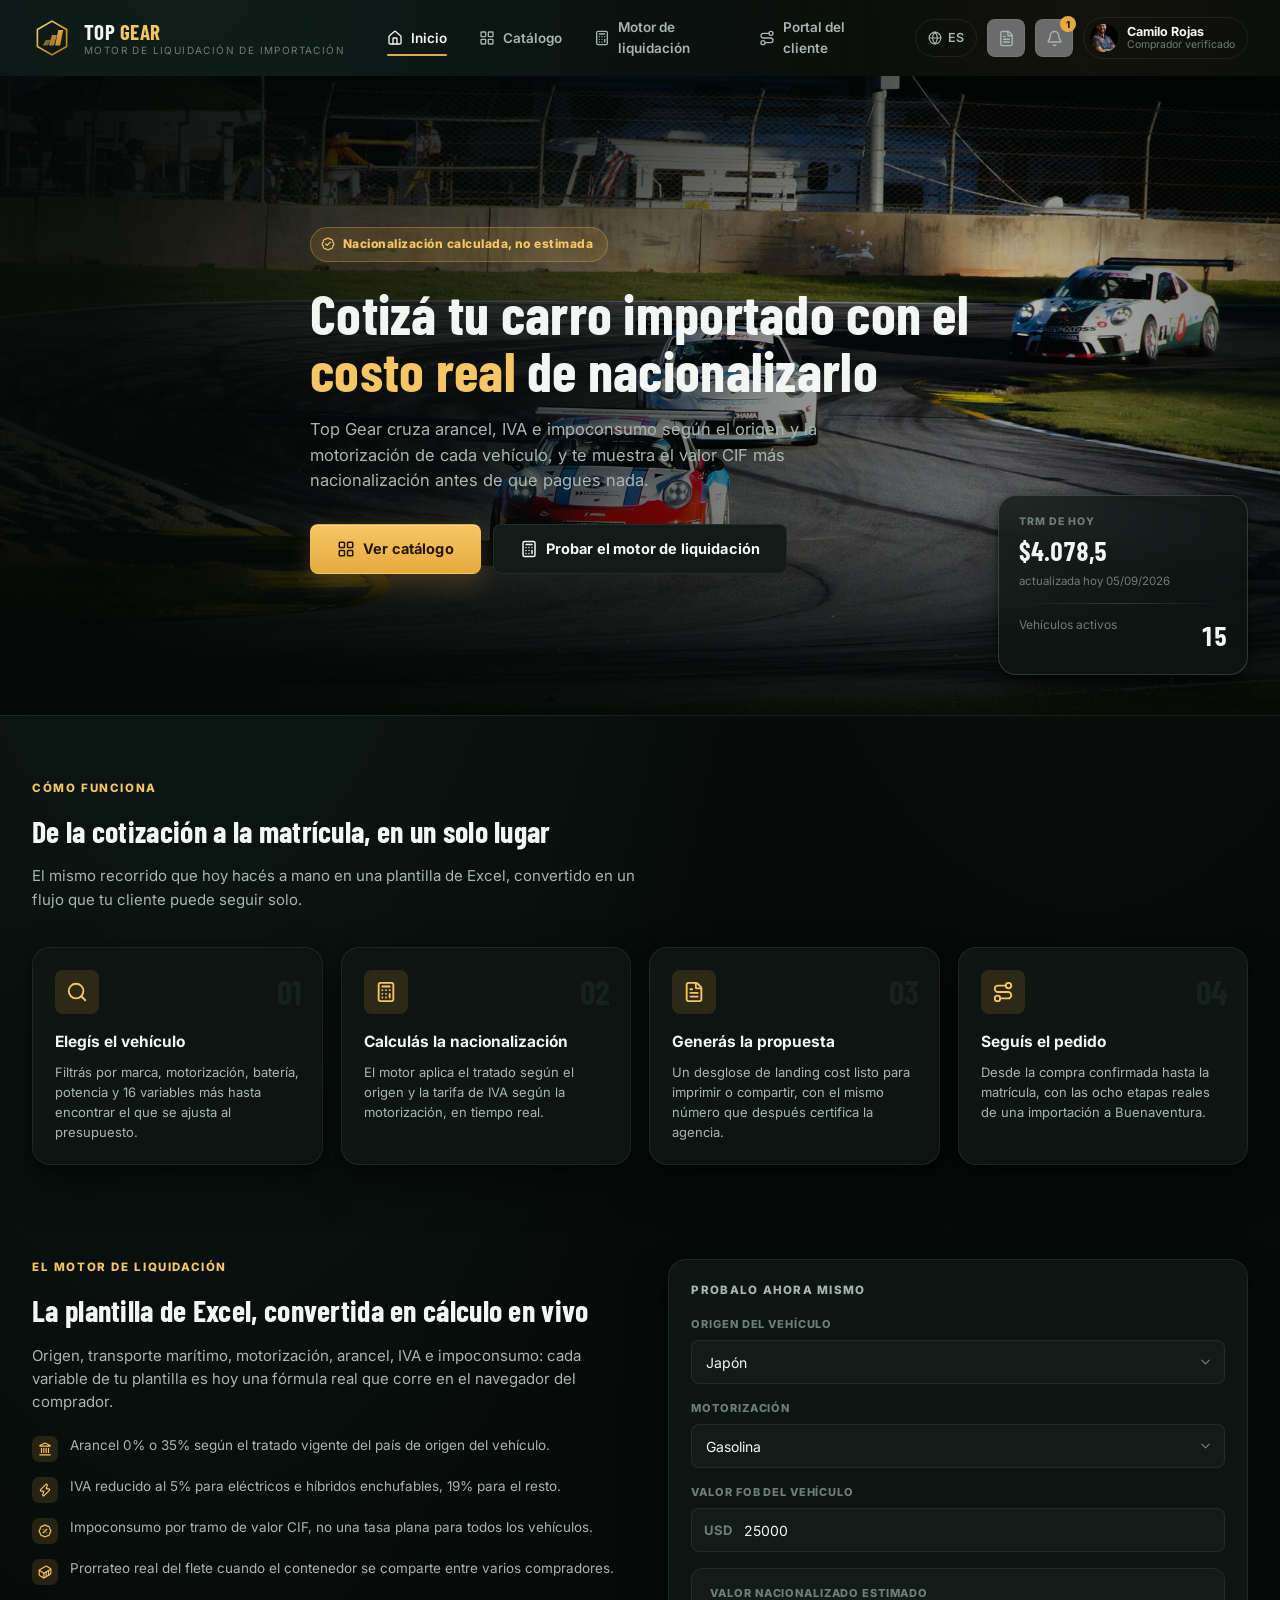
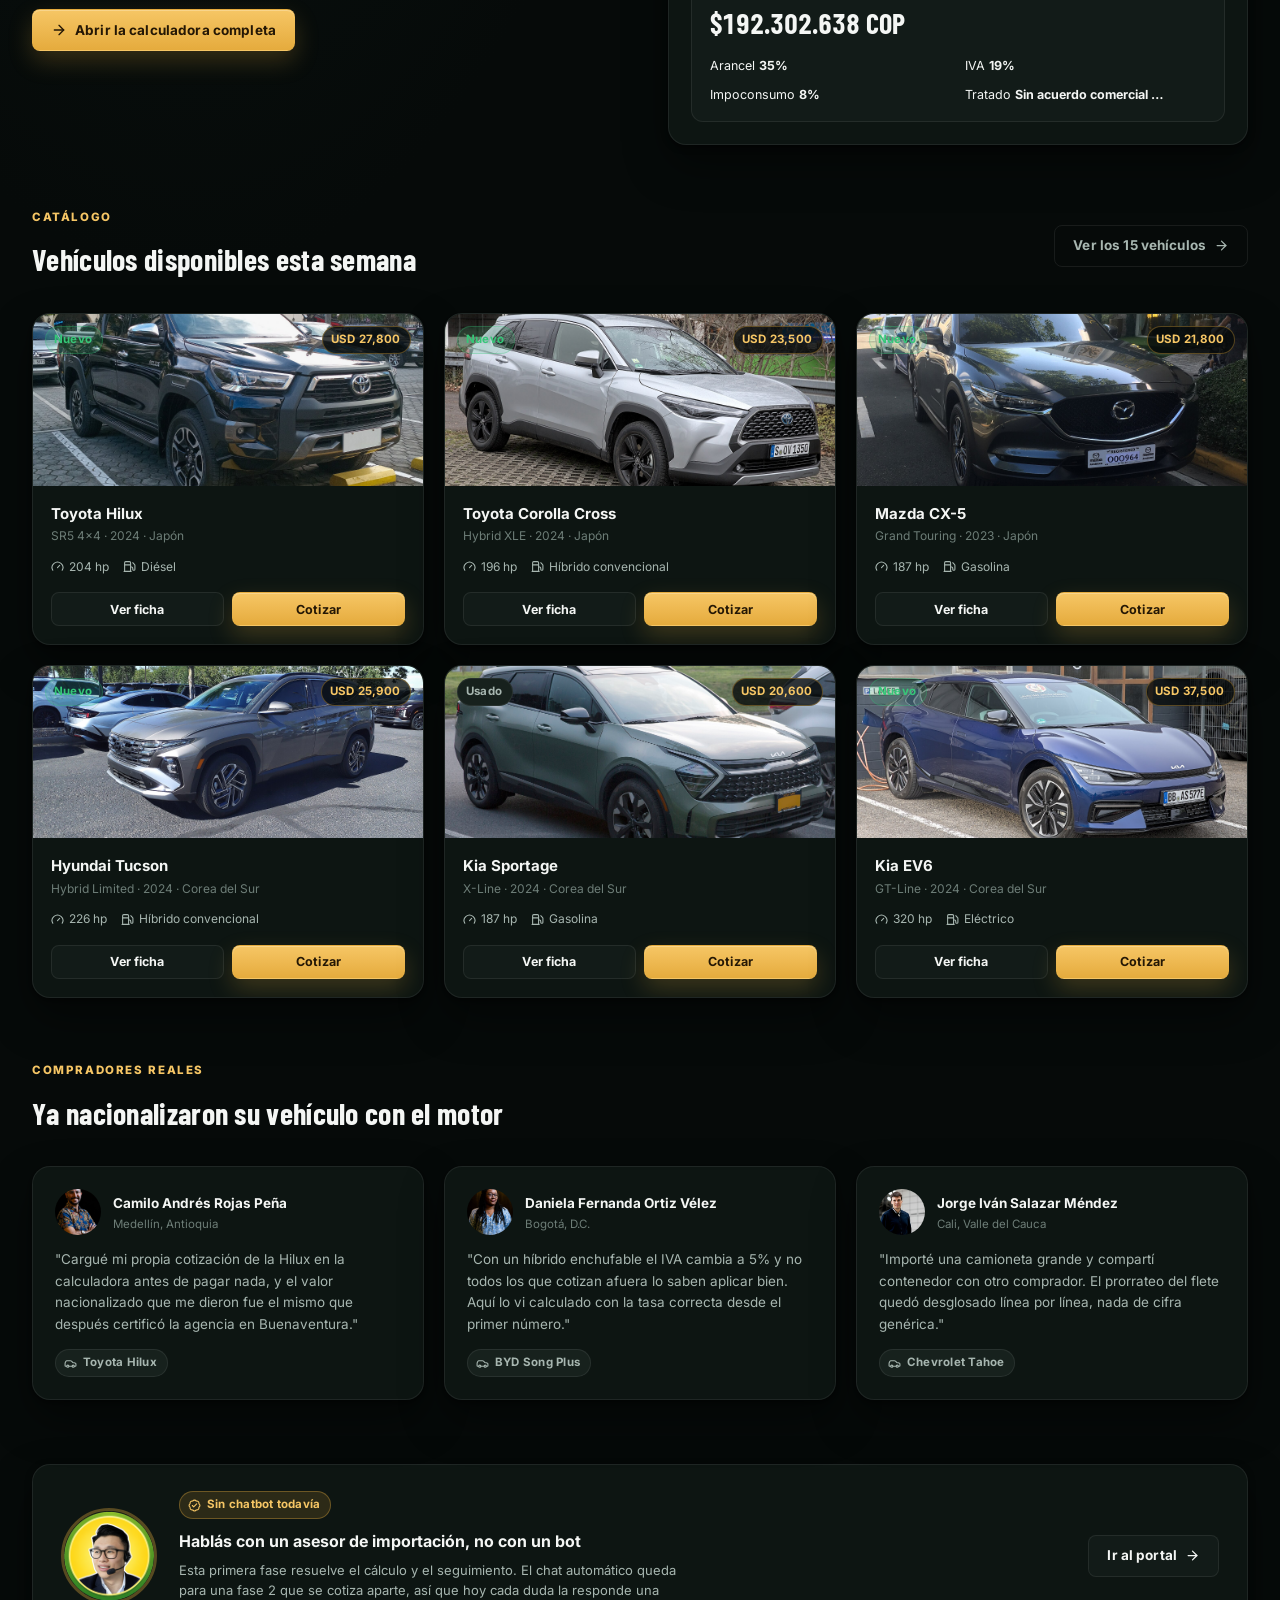
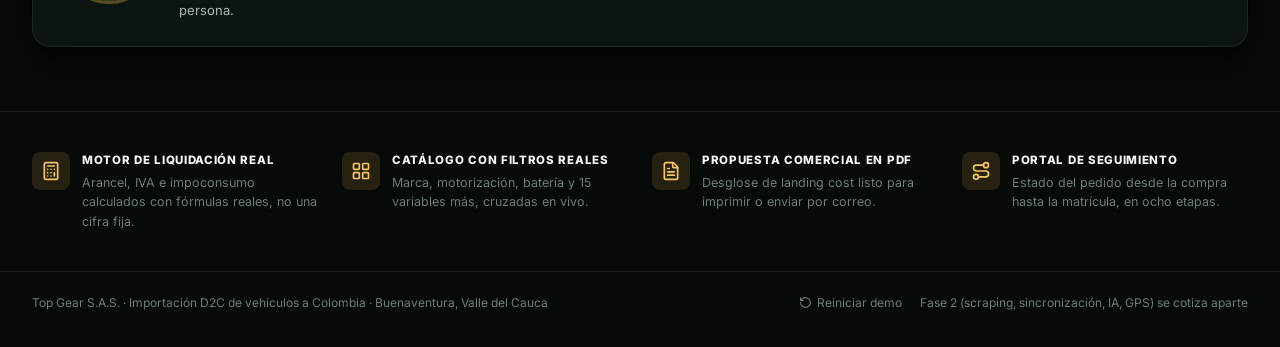
<file: index.html>
<!doctype html>
<html lang="es">
<head>
<meta charset="utf-8">
<meta name="viewport" content="width=device-width, initial-scale=1">
<title>Top Gear — Importación de vehículos a Colombia</title>
<link rel="stylesheet" href="css/styles.css">
<style>
.hero {
  position: relative; overflow: hidden; border-bottom: 1px solid var(--border);
  min-height: 640px; display: flex; align-items: center;
}
.hero__bg {
  position: absolute; inset: 0; background-size: cover; background-position: center 38%;
  filter: saturate(1.05);
}
.hero__scrim {
  position: absolute; inset: 0;
  background:
    linear-gradient(90deg, rgba(3,7,6,0.94) 8%, rgba(3,7,6,0.66) 46%, rgba(3,7,6,0.25) 78%, rgba(3,7,6,0.55) 100%),
    linear-gradient(0deg, rgba(3,7,6,0.9) 0%, transparent 32%, transparent 72%, rgba(3,7,6,0.5) 100%);
}
.hero__content { position: relative; z-index: 2; padding: 80px 0 70px; max-width: 660px; }
.hero__kicker { display: inline-flex; align-items: center; gap: 8px; padding: 7px 14px 7px 10px; border-radius: 999px; background: rgba(229,171,61,0.14); border: 1px solid var(--accent-border); color: var(--accent-strong); font-size: 12px; font-weight: 800; letter-spacing: .04em; margin-bottom: 22px; }
.hero h1 { font-family: var(--font-display); font-size: 56px; line-height: 1.03; font-weight: 700; letter-spacing: .005em; }
.hero h1 em { font-style: normal; color: var(--accent-strong); }
.hero p.lead { margin-top: 18px; font-size: 16.5px; color: var(--text-secondary); max-width: 560px; }
.hero__ctas { display: flex; gap: 12px; margin-top: 30px; }
.hero__trmcard {
  position: absolute; right: 32px; bottom: 40px; z-index: 3; width: 250px;
  background: rgba(13,21,18,0.72); backdrop-filter: blur(16px) saturate(140%);
  border: 1px solid var(--border-strong); border-radius: var(--r-lg); padding: 18px 20px;
  box-shadow: var(--shadow-soft);
}
@media (max-width: 980px) { .hero__trmcard { display:none; } .hero h1 { font-size: 40px; } }
.hero__trmcard b { font-family: var(--font-display); font-size: 26px; font-weight: 700; }
.hero__trmcard .lbl { font-size: 10.5px; font-weight: 800; letter-spacing: .1em; text-transform: uppercase; color: var(--text-muted); }

.howrow { display: grid; grid-template-columns: repeat(4,1fr); gap: 18px; margin-top: 36px; }
@media (max-width: 980px) { .howrow { grid-template-columns: repeat(2,1fr); } }
.howcard { background: var(--surface); border: 1px solid var(--border); border-radius: var(--r-lg); padding: 22px; position: relative; box-shadow: var(--shadow-soft); }
.howcard .step { position: absolute; top: 18px; right: 20px; font-family: var(--font-display); font-size: 34px; font-weight: 700; color: var(--surface-3); }
.howcard .icon-slot.big { width:44px;height:44px;border-radius:var(--r-sm); background: var(--accent-soft); color: var(--accent-strong); display:flex;align-items:center;justify-content:center; margin-bottom:16px; }
.howcard h4 { font-size: 15.5px; font-weight: 700; margin-bottom: 8px; }
.howcard p { font-size: 13px; color: var(--text-secondary); }

.enginewrap { display: grid; grid-template-columns: 1.05fr 1fr; gap: 28px; align-items: stretch; margin-top: 30px; }
@media (max-width: 980px) { .enginewrap { grid-template-columns: 1fr; } }
.enginecopy ul { display:flex; flex-direction:column; gap:14px; margin-top:22px; }
.enginecopy li { display:flex; gap:12px; align-items:flex-start; font-size:13.5px; color: var(--text-secondary); }
.enginecopy li .icon-slot { width:26px;height:26px;border-radius:7px;background:var(--accent-soft);color:var(--accent-strong);display:flex;align-items:center;justify-content:center;flex-shrink:0;margin-top:1px; }
.miniengine { padding: 22px; display:flex; flex-direction:column; gap:16px; }
.miniengine__result { background: var(--surface-2); border:1px solid var(--border); border-radius: var(--r-md); padding:16px 18px; }
.miniengine__result .big { font-family: var(--font-display); font-size:28px; font-weight:700; }
.miniengine__grid { display:grid; grid-template-columns:1fr 1fr; gap:10px 14px; margin-top:10px; font-size:12.5px; }
.miniengine__grid div b { color: var(--text-primary); }

.featgrid { display: grid; grid-template-columns: repeat(3,1fr); gap: 20px; margin-top: 30px; }
@media (max-width: 980px) { .featgrid { grid-template-columns: 1fr 1fr; } }
@media (max-width: 640px) { .featgrid { grid-template-columns: 1fr; } }
.vcard { background: var(--surface); border:1px solid var(--border); border-radius: var(--r-lg); overflow:hidden; box-shadow: var(--shadow-soft); }
.vcard__img { height: 172px; background-size: cover; background-position: center; position: relative; }
.vcard__img .pill { position:absolute; top:12px; left:12px; }
.vcard__img .pill.price { left:auto; right:12px; background:rgba(6,10,9,.78); color:var(--accent-strong); border-color: var(--accent-border); }
.vcard__body { padding:16px 18px 18px; }
.vcard__body h4 { font-size:15px; font-weight:700; }
.vcard__body .sub { font-size:12px; color:var(--text-muted); margin-top:2px; }
.vcard__specs { display:flex; gap:14px; margin-top:12px; font-size:12px; color:var(--text-secondary); }
.vcard__specs span { display:flex; align-items:center; gap:5px; }
.vcard__foot { display:flex; gap:8px; margin-top:16px; }

.testigrid { display:grid; grid-template-columns:repeat(3,1fr); gap:20px; margin-top:30px; }
@media (max-width: 900px) { .testigrid { grid-template-columns:1fr; } }
.testicard { padding:22px; }
.testicard__head { display:flex; align-items:center; gap:12px; margin-bottom:14px; }
.testicard__head img { width:46px;height:46px;border-radius:50%;object-fit:cover; }
.testicard__head b { font-size:13.5px; }
.testicard__head small { display:block; color:var(--text-muted); font-size:11.5px; margin-top:2px; }
.testicard p.quote { font-size:13.5px; color:var(--text-secondary); line-height:1.6; }
.testicard .vehtag { margin-top:14px; }

.advisor { display:grid; grid-template-columns: 96px 1fr auto; gap:22px; align-items:center; padding:26px 28px; }
.advisor img { width:96px;height:96px;border-radius:50%;object-fit:cover; border:3px solid var(--accent-border); }
@media (max-width: 720px) { .advisor { grid-template-columns: 72px 1fr; } .advisor img{width:72px;height:72px;} .advisor .btn{grid-column:1/-1;} }
</style>
</head>
<body>
<div class="tg-page">
  <div id="topnav-root"></div>

  <section class="hero">
    <div class="hero__bg" style="background-image:url('assets/images/misc/hero.jpg');"></div>
    <div class="hero__scrim"></div>
    <div class="shell hero__content">
      <div class="hero__kicker"><span class="icon-slot" data-lucide="badge-check" data-size="14"></span>Nacionalización calculada, no estimada</div>
      <h1>Cotizá tu carro importado con el <em>costo real</em> de nacionalizarlo</h1>
      <p class="lead">Top Gear cruza arancel, IVA e impoconsumo según el origen y la motorización de cada vehículo, y te muestra el valor CIF más nacionalización antes de que pagues nada.</p>
      <div class="hero__ctas">
        <a href="catalogo.html" class="btn btn-primary btn-lg"><span class="icon-slot" data-lucide="layout-grid" data-size="18"></span>Ver catálogo</a>
        <a href="calculadora.html" class="btn btn-ghost btn-lg"><span class="icon-slot" data-lucide="calculator" data-size="18"></span>Probar el motor de liquidación</a>
      </div>
    </div>
    <div class="hero__trmcard">
      <div class="lbl">TRM de hoy</div>
      <b class="tabular" id="heroTrm">$0</b>
      <div class="text-muted" style="font-size:11.5px;margin-top:2px;" id="heroTrmDate">actualizada hoy</div>
      <div class="grad-divider" style="margin:12px 0;"></div>
      <div class="flex justify-between" style="font-size:12px;">
        <span class="text-muted">Vehículos activos</span><b class="tabular" id="heroCount">15</b>
      </div>
    </div>
  </section>

  <section class="section">
    <div class="shell">
      <div class="section-kicker">Cómo funciona</div>
      <h2 class="section-title">De la cotización a la matrícula, en un solo lugar</h2>
      <p class="section-lead">El mismo recorrido que hoy hacés a mano en una plantilla de Excel, convertido en un flujo que tu cliente puede seguir solo.</p>
      <div class="howrow">
        <div class="howcard"><span class="step">01</span><div class="icon-slot big" data-lucide="search" data-size="22"></div><h4>Elegís el vehículo</h4><p>Filtrás por marca, motorización, batería, potencia y 16 variables más hasta encontrar el que se ajusta al presupuesto.</p></div>
        <div class="howcard"><span class="step">02</span><div class="icon-slot big" data-lucide="calculator" data-size="22"></div><h4>Calculás la nacionalización</h4><p>El motor aplica el tratado según el origen y la tarifa de IVA según la motorización, en tiempo real.</p></div>
        <div class="howcard"><span class="step">03</span><div class="icon-slot big" data-lucide="file-text" data-size="22"></div><h4>Generás la propuesta</h4><p>Un desglose de landing cost listo para imprimir o compartir, con el mismo número que después certifica la agencia.</p></div>
        <div class="howcard"><span class="step">04</span><div class="icon-slot big" data-lucide="route" data-size="22"></div><h4>Seguís el pedido</h4><p>Desde la compra confirmada hasta la matrícula, con las ocho etapas reales de una importación a Buenaventura.</p></div>
      </div>
    </div>
  </section>

  <section class="section" style="padding-top:0;">
    <div class="shell">
      <div class="enginewrap">
        <div class="enginecopy">
          <div class="section-kicker">El motor de liquidación</div>
          <h2 class="section-title">La plantilla de Excel, convertida en cálculo en vivo</h2>
          <p class="section-lead">Origen, transporte marítimo, motorización, arancel, IVA e impoconsumo: cada variable de tu plantilla es hoy una fórmula real que corre en el navegador del comprador.</p>
          <ul>
            <li><span class="icon-slot" data-lucide="landmark" data-size="14"></span>Arancel 0% o 35% según el tratado vigente del país de origen del vehículo.</li>
            <li><span class="icon-slot" data-lucide="zap" data-size="14"></span>IVA reducido al 5% para eléctricos e híbridos enchufables, 19% para el resto.</li>
            <li><span class="icon-slot" data-lucide="badge-percent" data-size="14"></span>Impoconsumo por tramo de valor CIF, no una tasa plana para todos los vehículos.</li>
            <li><span class="icon-slot" data-lucide="container" data-size="14"></span>Prorrateo real del flete cuando el contenedor se comparte entre varios compradores.</li>
          </ul>
          <a href="calculadora.html" class="btn btn-primary mt-24"><span class="icon-slot" data-lucide="arrow-right" data-size="16"></span>Abrir la calculadora completa</a>
        </div>
        <div class="card miniengine">
          <div class="panel-title" style="padding:0;border:none;">
            <h3>Probalo ahora mismo</h3>
          </div>
          <div class="field">
            <label>Origen del vehículo</label>
            <div class="select-wrap">
              <select class="select" id="miniOrigen"></select>
              <span class="icon-slot" data-lucide="chevron-down" data-size="15"></span>
            </div>
          </div>
          <div class="field">
            <label>Motorización</label>
            <div class="select-wrap">
              <select class="select" id="miniMotor"></select>
              <span class="icon-slot" data-lucide="chevron-down" data-size="15"></span>
            </div>
          </div>
          <div class="field">
            <label>Valor FOB del vehículo</label>
            <div class="input-prefix-wrap">
              <span class="input-prefix">USD</span>
              <input class="input" id="miniFob" type="number" value="25000" step="500" style="padding-left:52px;">
            </div>
          </div>
          <div class="miniengine__result">
            <div class="text-muted" style="font-size:11px;font-weight:800;letter-spacing:.08em;text-transform:uppercase;">Valor nacionalizado estimado</div>
            <div class="big tabular" id="miniTotal">$0</div>
            <div class="miniengine__grid">
              <div>Arancel <b id="miniArancel">0%</b></div>
              <div>IVA <b id="miniIva">0%</b></div>
              <div>Impoconsumo <b id="miniImpo">0%</b></div>
              <div>Tratado <b id="miniTratado">-</b></div>
            </div>
          </div>
        </div>
      </div>
    </div>
  </section>

  <section class="section" style="padding-top:0;">
    <div class="shell">
      <div class="flex justify-between items-center" style="flex-wrap:wrap;gap:12px;">
        <div>
          <div class="section-kicker">Catálogo</div>
          <h2 class="section-title">Vehículos disponibles esta semana</h2>
        </div>
        <a href="catalogo.html" class="btn btn-outline">Ver los 15 vehículos<span class="icon-slot" data-lucide="arrow-right" data-size="15"></span></a>
      </div>
      <div class="featgrid" id="featGrid"></div>
    </div>
  </section>

  <section class="section" style="padding-top:0;">
    <div class="shell">
      <div class="section-kicker">Compradores reales</div>
      <h2 class="section-title">Ya nacionalizaron su vehículo con el motor</h2>
      <div class="testigrid" id="testiGrid"></div>
    </div>
  </section>

  <section class="section" style="padding-top:0;">
    <div class="shell">
      <div class="card advisor">
        <img src="assets/images/avatars/admin_michael.png" alt="Michael Lee">
        <div>
          <div class="pill pill-accent" style="margin-bottom:10px;"><span class="icon-slot" data-lucide="badge-check" data-size="13"></span>Sin chatbot todavía</div>
          <h4 style="font-size:16px;font-weight:700;margin-bottom:6px;">Hablás con un asesor de importación, no con un bot</h4>
          <p style="font-size:13px;color:var(--text-secondary);max-width:520px;">Esta primera fase resuelve el cálculo y el seguimiento. El chat automático queda para una fase 2 que se cotiza aparte, así que hoy cada duda la responde una persona.</p>
        </div>
        <a href="portal.html" class="btn btn-ghost">Ir al portal<span class="icon-slot" data-lucide="arrow-right" data-size="15"></span></a>
      </div>
    </div>
  </section>

  <div id="footer-root"></div>
</div>

<script src="js/icons-data.js"></script>
<script src="js/icons.js"></script>
<script src="js/logo.js"></script>
<script src="js/data.js"></script>
<script src="js/engine.js"></script>
<script src="js/store.js"></script>
<script src="js/partials.js"></script>
<script src="js/toast.js"></script>
<script>
TG_PARTIALS.mount("index.html");

document.getElementById("heroTrm").textContent = "$" + TRM_HOY.valor.toLocaleString("es-CO");
document.getElementById("heroTrmDate").textContent = "actualizada hoy " + TRM_HOY.fecha;

// ---- mini motor en la portada ----
const miniOrigen = document.getElementById("miniOrigen");
const miniMotor = document.getElementById("miniMotor");
Object.keys(ORIGENES).forEach(o => miniOrigen.insertAdjacentHTML("beforeend", `<option value="${o}">${o}</option>`));
Object.keys(MOTORIZACIONES).forEach(m => miniMotor.insertAdjacentHTML("beforeend", `<option value="${m}">${m}</option>`));
miniOrigen.value = "Japón";
miniMotor.value = "Gasolina";

function recalcMini() {
  const origen = miniOrigen.value, motor = miniMotor.value;
  const fob = parseFloat(document.getElementById("miniFob").value) || 0;
  const r = TG_ENGINE.calcularLiquidacion({
    fobUsd: fob, origen, motorizacion: motor, categoriaGastos: "liviano",
    fleteContenedorUsd: ORIGENES[origen].fleteContenedorUsd, vehiculosCompartidos: 3,
    trm: TRM_HOY.valor,
  });
  document.getElementById("miniTotal").textContent = TG_ENGINE.formatCop(r.valorTotalCop);
  document.getElementById("miniArancel").textContent = TG_ENGINE.formatPct(r.arancelRate);
  document.getElementById("miniIva").textContent = TG_ENGINE.formatPct(r.ivaRate);
  document.getElementById("miniImpo").textContent = TG_ENGINE.formatPct(r.impoconsumoRate);
  document.getElementById("miniTratado").textContent = r.tratado.length > 24 ? r.tratado.slice(0,22)+"…" : r.tratado;
}
[miniOrigen, miniMotor].forEach(el => el.addEventListener("change", recalcMini));
document.getElementById("miniFob").addEventListener("input", recalcMini);
recalcMini();

// ---- catálogo destacado ----
const featured = VEHICLES.slice(0, 6);
document.getElementById("featGrid").innerHTML = featured.map(v => `
  <div class="vcard hover-lift entrance">
    <div class="vcard__img" style="background-image:url('${v.imagen}')">
      <span class="pill ${v.estado === 'Nuevo' ? 'pill-ok' : 'pill-neutral'}">${v.estado}</span>
      <span class="pill price">USD ${v.fobUsd.toLocaleString('en-US')}</span>
    </div>
    <div class="vcard__body">
      <h4>${v.marca} ${v.modelo}</h4>
      <div class="sub">${v.version} · ${v.anio} · ${v.origen}</div>
      <div class="vcard__specs">
        <span><span class="icon-slot" data-lucide="gauge" data-size="13"></span>${v.potencia} hp</span>
        <span><span class="icon-slot" data-lucide="fuel" data-size="13"></span>${v.motorizacion}</span>
      </div>
      <div class="vcard__foot">
        <a class="btn btn-ghost btn-sm btn-block" href="vehiculo.html?id=${v.id}">Ver ficha</a>
        <a class="btn btn-primary btn-sm btn-block" href="calculadora.html?vehiculo=${v.id}">Cotizar</a>
      </div>
    </div>
  </div>
`).join("");

// ---- testimonios ----
document.getElementById("testiGrid").innerHTML = TESTIMONIOS.map(t => {
  const v = VEHICLES.find(x => x.id === t.vehiculoId);
  return `
  <div class="card testicard entrance">
    <div class="testicard__head">
      <img src="${t.avatar}" alt="${t.nombre}">
      <div><b>${t.nombre}</b><small>${t.ciudad}</small></div>
    </div>
    <p class="quote">"${t.cita}"</p>
    <div class="pill pill-neutral vehtag"><span class="icon-slot" data-lucide="car" data-size="12"></span>${v.marca} ${v.modelo}</div>
  </div>`;
}).join("");

TG_ICONS.mountIcons(document);
</script>
</body>
</html>
</file>
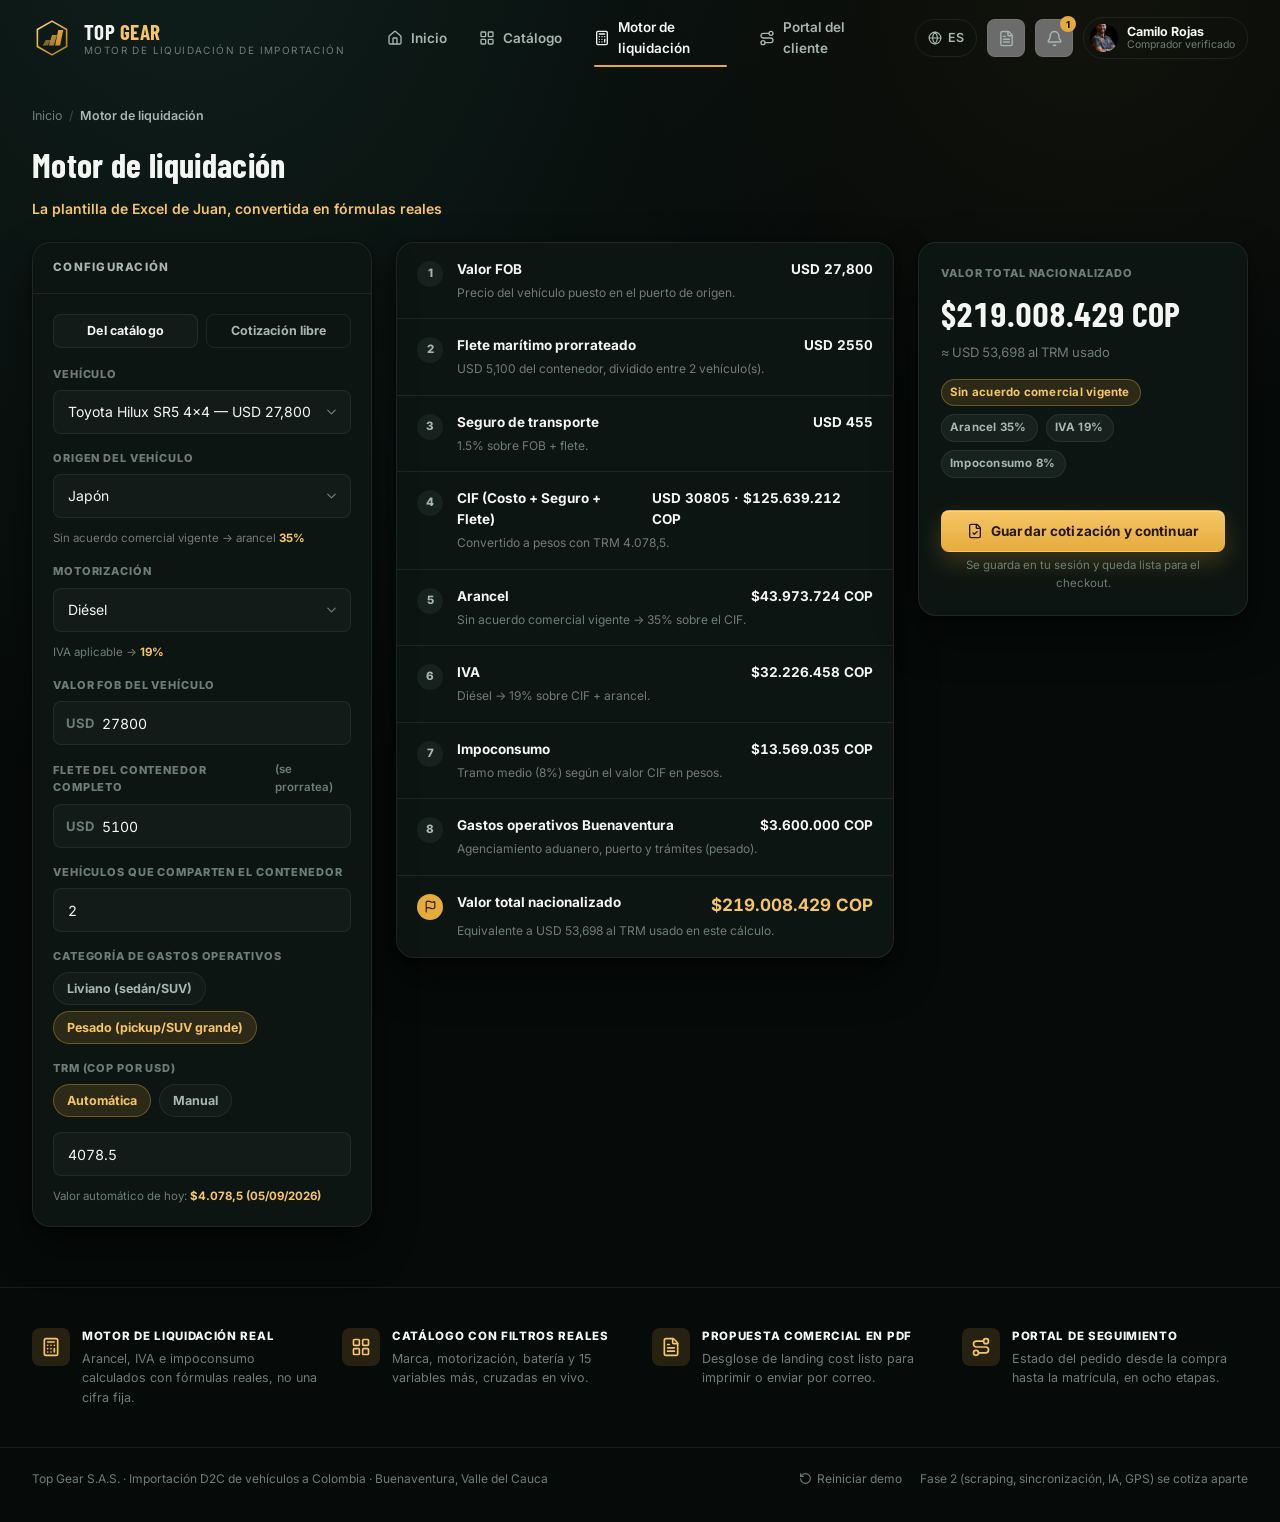
<file: calculadora.html>
<!doctype html>
<html lang="es">
<head>
<meta charset="utf-8">
<meta name="viewport" content="width=device-width, initial-scale=1">
<title>Motor de liquidación — Top Gear</title>
<link rel="stylesheet" href="css/styles.css">
<style>
.calclayout { display:grid; grid-template-columns: 340px 1fr 330px; gap: 24px; align-items:flex-start; padding-bottom: 60px; }
@media (max-width: 1240px) { .calclayout { grid-template-columns: 320px 1fr; } .resultpanel { grid-column: 1 / -1; } }
@media (max-width: 780px) { .calclayout { grid-template-columns: 1fr; } }
.sticky-col { position: sticky; top: 92px; }
.modechip { display:flex; gap:8px; margin-bottom:18px; }
.modechip button { flex:1; }
.inlinehint { font-size:11.5px; color:var(--text-muted); margin-top:5px; }
.inlinehint b { color: var(--accent-strong); }
.trmrow { display:flex; gap:8px; }
.trmrow .toggle-chip { flex:0 0 auto; }
.breakdowncard .step {
  display:flex; align-items:flex-start; gap:14px; padding:16px 20px; border-bottom:1px solid var(--border);
}
.breakdowncard .step:last-child { border-bottom:none; }
.breakdowncard .step .n {
  width:26px;height:26px;border-radius:50%;background:var(--surface-3);color:var(--text-secondary);
  display:flex;align-items:center;justify-content:center;font-size:11.5px;font-weight:800;flex-shrink:0;margin-top:2px;
}
.breakdowncard .step.total .n { background: var(--accent); color: var(--accent-ink); }
.breakdowncard .step__body { flex:1; }
.breakdowncard .step__head { display:flex; justify-content:space-between; gap:10px; font-size:13.5px; font-weight:700; }
.breakdowncard .step__head b { font-variant-numeric: tabular-nums; }
.breakdowncard .step__note { font-size:12px; color:var(--text-muted); margin-top:4px; }
.breakdowncard .step.total .step__head b { color:var(--accent-strong); font-size:17px; }
.resultpanel .card { padding:22px; }
.resultpanel .biggo { font-family:var(--font-display); font-size:34px; font-weight:700; margin-top:6px; }
.resultpanel .usdline { color:var(--text-muted); font-size:13px; margin-top:2px; }
.ratepills { display:flex; flex-wrap:wrap; gap:8px; margin:16px 0; }
</style>
</head>
<body>
<div class="tg-page">
  <div id="topnav-root"></div>

  <div class="shell">
    <div class="pagehead">
      <div class="breadcrumb"><a href="index.html">Inicio</a><span class="sep">/</span><span class="here">Motor de liquidación</span></div>
      <div class="pagehead__row">
        <div>
          <h1>Motor de liquidación</h1>
          <div class="pagehead__sub">La plantilla de Excel de Juan, convertida en fórmulas reales</div>
        </div>
      </div>
    </div>

    <div class="calclayout">
      <div class="sticky-col">
        <div class="card">
          <div class="panel-title"><h3>Configuración</h3></div>
          <div class="panel-body">
            <div class="modechip">
              <button class="btn btn-ghost btn-sm active" data-mode="catalogo" id="modeCatalogo">Del catálogo</button>
              <button class="btn btn-outline btn-sm" data-mode="libre" id="modeLibre">Cotización libre</button>
            </div>

            <div class="field" id="vehiculoField">
              <label>Vehículo</label>
              <div class="select-wrap"><select class="select" id="cVehiculo"></select><span class="icon-slot" data-lucide="chevron-down" data-size="15"></span></div>
            </div>

            <div class="field mt-16">
              <label>Origen del vehículo</label>
              <div class="select-wrap"><select class="select" id="cOrigen"></select><span class="icon-slot" data-lucide="chevron-down" data-size="15"></span></div>
              <div class="inlinehint" id="hintOrigen"></div>
            </div>

            <div class="field mt-16">
              <label>Motorización</label>
              <div class="select-wrap"><select class="select" id="cMotor"></select><span class="icon-slot" data-lucide="chevron-down" data-size="15"></span></div>
              <div class="inlinehint" id="hintMotor"></div>
            </div>

            <div class="field mt-16">
              <label>Valor FOB del vehículo</label>
              <div class="input-prefix-wrap"><span class="input-prefix">USD</span><input class="input tabular" id="cFob" type="number" step="100" style="padding-left:48px;"></div>
            </div>

            <div class="field mt-16">
              <label>Flete del contenedor completo <span class="hint">(se prorratea)</span></label>
              <div class="input-prefix-wrap"><span class="input-prefix">USD</span><input class="input tabular" id="cFlete" type="number" step="50" style="padding-left:48px;"></div>
            </div>

            <div class="field mt-16">
              <label>Vehículos que comparten el contenedor</label>
              <input class="input tabular" id="cCompartidos" type="number" min="1" max="6">
            </div>

            <div class="field mt-16" id="categoriaField">
              <label>Categoría de gastos operativos</label>
              <div class="toggle-group" id="cCategoria">
                <button type="button" class="toggle-chip" data-v="liviano">Liviano (sedán/SUV)</button>
                <button type="button" class="toggle-chip" data-v="pesado">Pesado (pickup/SUV grande)</button>
              </div>
            </div>

            <div class="field mt-16">
              <label>TRM (COP por USD)</label>
              <div class="trmrow">
                <button type="button" class="toggle-chip active" id="trmAuto">Automática</button>
                <button type="button" class="toggle-chip" id="trmManual">Manual</button>
              </div>
              <input class="input tabular mt-8" id="cTrm" type="number" step="0.5">
              <div class="inlinehint">Valor automático de hoy: <b id="hintTrmHoy"></b></div>
            </div>
          </div>
        </div>
      </div>

      <div>
        <div class="card breakdowncard" id="breakdownCard"></div>
      </div>

      <div class="resultpanel sticky-col">
        <div class="card">
          <div class="text-muted" style="font-size:11px;font-weight:800;letter-spacing:.08em;text-transform:uppercase;">Valor total nacionalizado</div>
          <div class="biggo tabular" id="rTotalCop"></div>
          <div class="usdline tabular" id="rTotalUsd"></div>
          <div class="ratepills">
            <span class="pill pill-accent" id="rTratado"></span>
          </div>
          <div class="ratepills" style="margin-top:-8px;">
            <span class="pill pill-neutral" id="rArancelPill"></span>
            <span class="pill pill-neutral" id="rIvaPill"></span>
            <span class="pill pill-neutral" id="rImpoPill"></span>
          </div>
          <button class="btn btn-primary btn-block mt-16" id="btnGuardar"><span class="icon-slot" data-lucide="file-check" data-size="16"></span>Guardar cotización y continuar</button>
          <p class="inlinehint mt-8" style="text-align:center;">Se guarda en tu sesión y queda lista para el checkout.</p>
        </div>
      </div>
    </div>
  </div>

  <div id="footer-root"></div>
</div>

<script src="js/icons-data.js"></script>
<script src="js/icons.js"></script>
<script src="js/logo.js"></script>
<script src="js/data.js"></script>
<script src="js/engine.js"></script>
<script src="js/store.js"></script>
<script src="js/partials.js"></script>
<script src="js/toast.js"></script>
<script src="js/calculadora.js"></script>
</body>
</html>
</file>
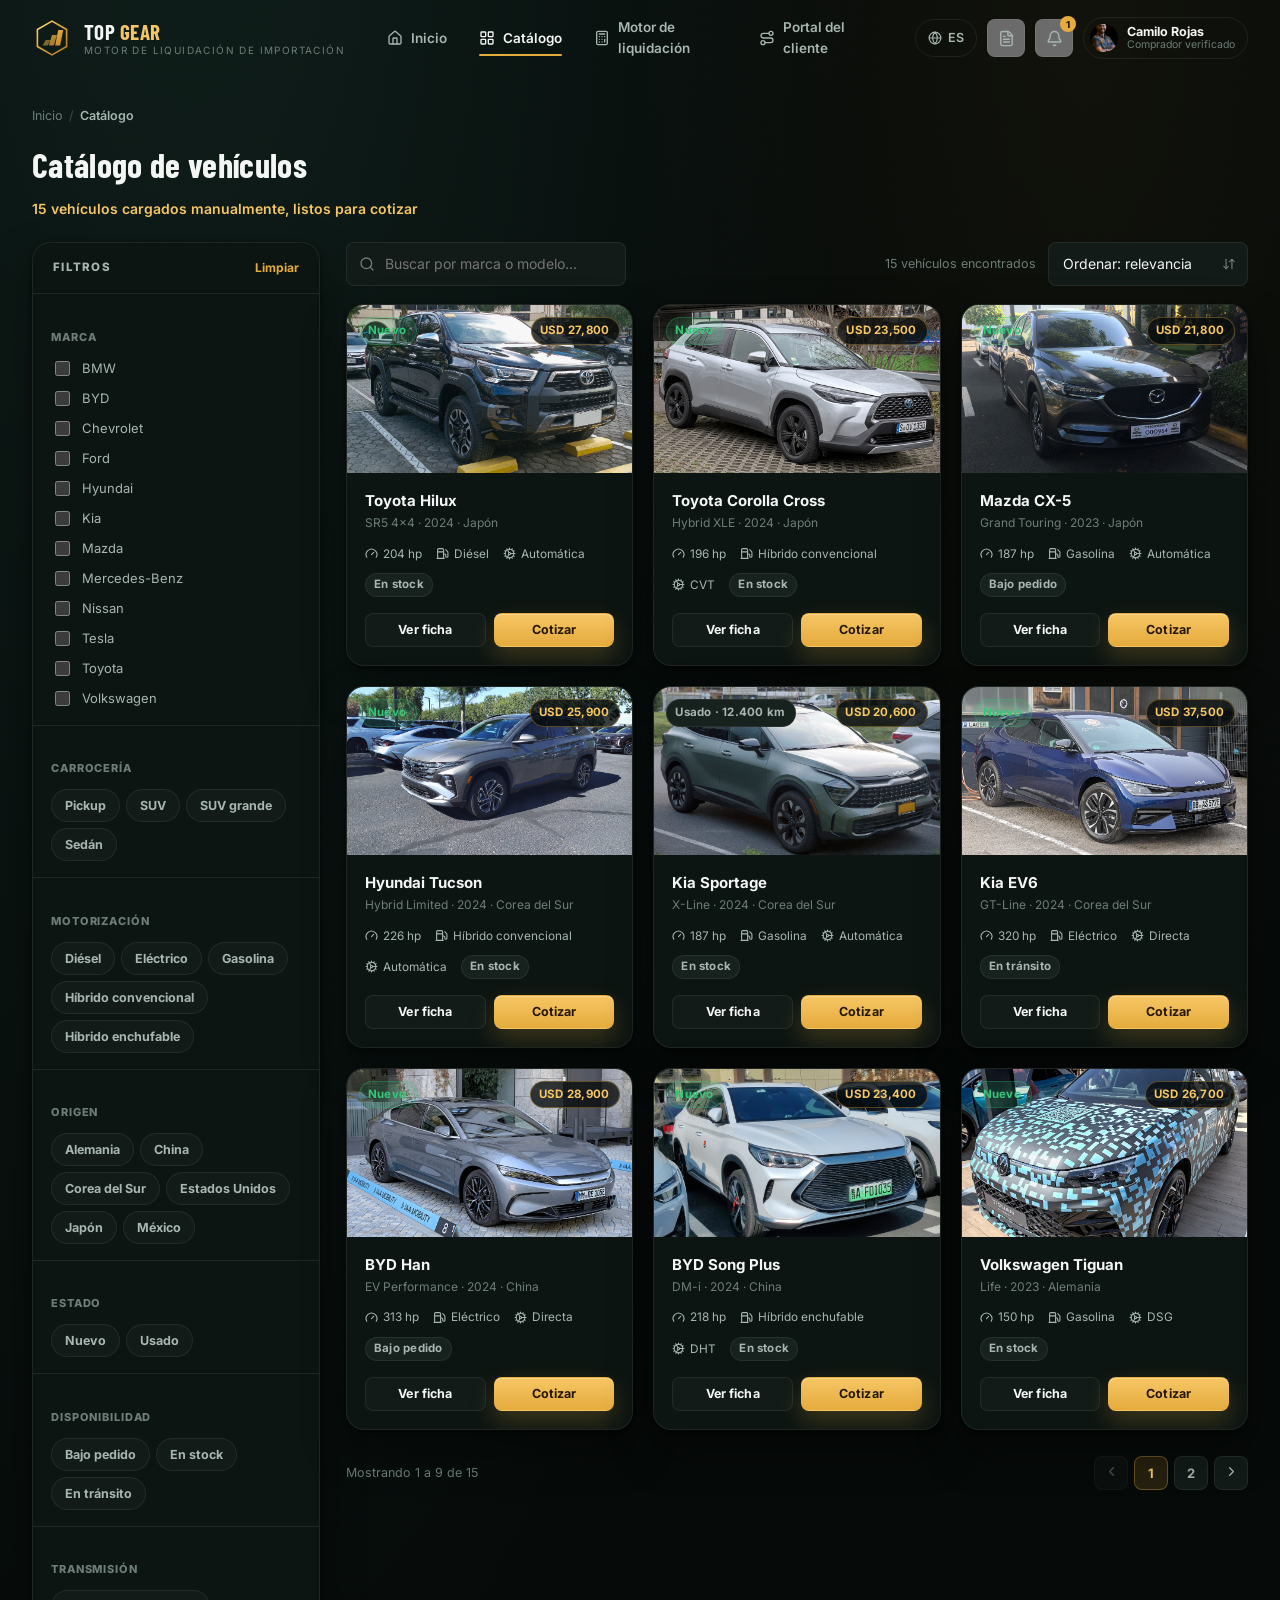
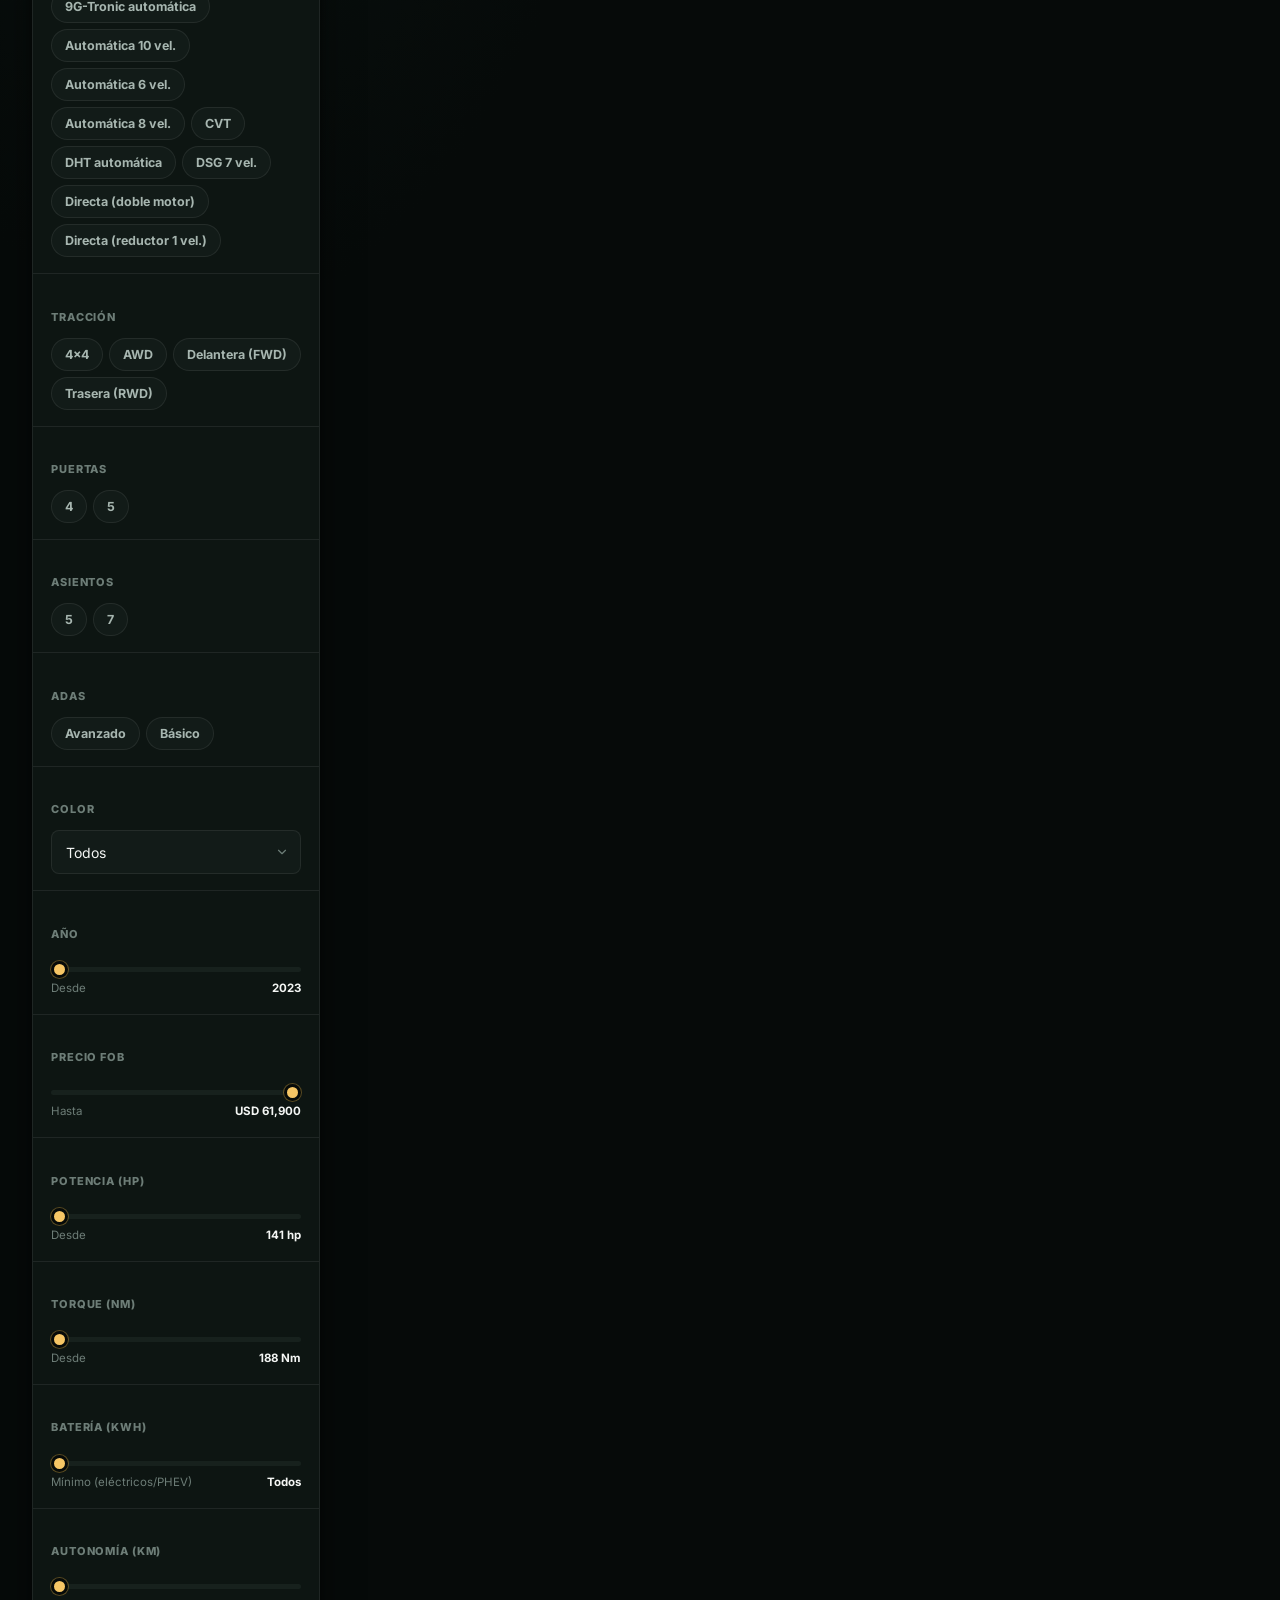
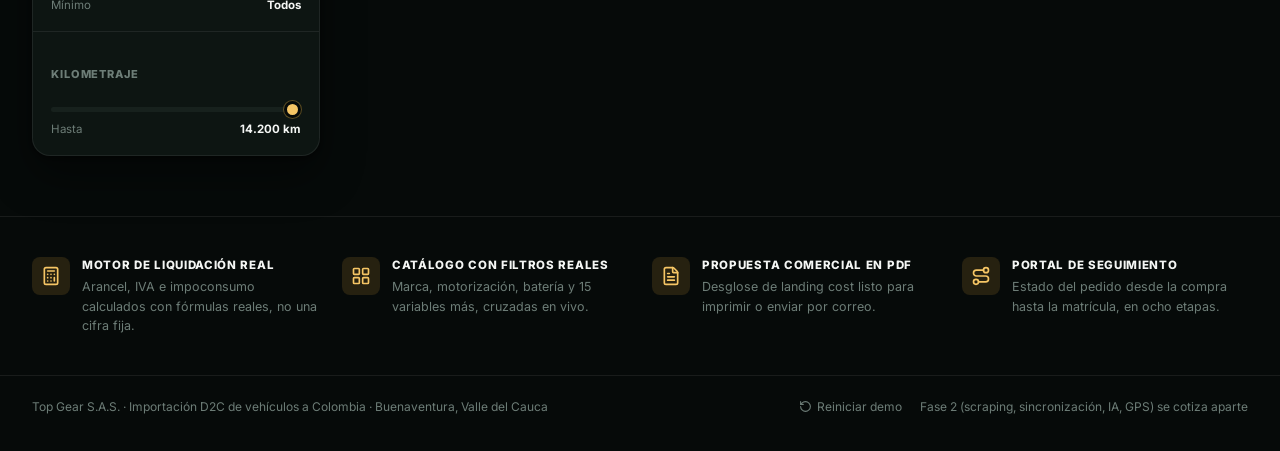
<file: catalogo.html>
<!doctype html>
<html lang="es">
<head>
<meta charset="utf-8">
<meta name="viewport" content="width=device-width, initial-scale=1">
<title>Catálogo — Top Gear</title>
<link rel="stylesheet" href="css/styles.css">
<style>
.catlayout { display:grid; grid-template-columns: 288px 1fr; gap: 26px; align-items:flex-start; padding-bottom: 60px; }
@media (max-width: 980px) { .catlayout { grid-template-columns: 1fr; } .filtersidebar { display:none; } .filtersidebar.open { display:block; } }
.filtersidebar { position: sticky; top: 92px; }
.fgroup { padding: 16px 18px; border-bottom: 1px solid var(--border); }
.fgroup:last-child { border-bottom: none; }
.fgroup h5 { font-size:11px; font-weight:800; letter-spacing:.08em; text-transform:uppercase; color:var(--text-muted); margin-bottom:12px; display:flex; align-items:center; justify-content:space-between; }
.fgroup h5 .count { color: var(--accent-strong); font-weight:800; }
.checklist { display:flex; flex-direction:column; gap:9px; }
.checklist label { display:flex; align-items:center; gap:9px; font-size:13px; color:var(--text-secondary); cursor:pointer; }
.checklist input { width:15px;height:15px; accent-color: var(--accent); }
.rangelabels { display:flex; justify-content:space-between; font-size:11.5px; color:var(--text-muted); margin-top:2px; }
.rangelabels b { color: var(--text-primary); }
.toolbar { display:flex; align-items:center; justify-content:space-between; gap:14px; flex-wrap:wrap; margin-bottom:18px; }
.toolbar__search { position:relative; width: 280px; }
.toolbar__search .icon-slot { position:absolute; left:13px; top:50%; transform:translateY(-50%); color:var(--text-muted); }
.toolbar__search input { padding-left:38px; }
.resultsgrid { display:grid; grid-template-columns:repeat(3,1fr); gap:20px; }
@media (max-width: 1180px) { .resultsgrid { grid-template-columns:repeat(2,1fr); } }
@media (max-width: 720px) { .resultsgrid { grid-template-columns:1fr; } }
.vcard { background: var(--surface); border:1px solid var(--border); border-radius: var(--r-lg); overflow:hidden; box-shadow: var(--shadow-soft); }
.vcard__img { height: 168px; background-size: cover; background-position: center; position: relative; }
.vcard__img .pill { position:absolute; top:12px; left:12px; }
.vcard__img .pill.price { left:auto; right:12px; background:rgba(6,10,9,.78); color:var(--accent-strong); border-color: var(--accent-border); }
.vcard__body { padding:16px 18px 18px; }
.vcard__body h4 { font-size:15px; font-weight:700; }
.vcard__body .sub { font-size:12px; color:var(--text-muted); margin-top:2px; }
.vcard__specs { display:flex; flex-wrap:wrap; gap:10px 14px; margin-top:12px; font-size:11.8px; color:var(--text-secondary); }
.vcard__specs span { display:flex; align-items:center; gap:5px; }
.vcard__foot { display:flex; gap:8px; margin-top:16px; }
.pagerow { display:flex; align-items:center; justify-content:space-between; margin-top:26px; flex-wrap:wrap; gap:12px; }
.pager { display:flex; gap:6px; }
.pager button { width:34px;height:34px;border-radius:8px;border:1px solid var(--border); background:var(--surface-2); color:var(--text-secondary); font-size:13px; font-weight:700; cursor:pointer; }
.pager button.active { background: var(--accent-soft); color: var(--accent-strong); border-color: var(--accent-border); }
.pager button:disabled { opacity:.4; cursor:not-allowed; }
.filtertoggle { display:none; }
@media (max-width: 980px) { .filtertoggle { display:inline-flex; } }
</style>
</head>
<body>
<div class="tg-page">
  <div id="topnav-root"></div>

  <div class="shell">
    <div class="pagehead">
      <div class="breadcrumb"><a href="index.html">Inicio</a><span class="sep">/</span><span class="here">Catálogo</span></div>
      <div class="pagehead__row">
        <div>
          <h1>Catálogo de vehículos</h1>
          <div class="pagehead__sub">15 vehículos cargados manualmente, listos para cotizar</div>
        </div>
        <button class="btn btn-ghost filtertoggle" id="btnToggleFilters"><span class="icon-slot" data-lucide="funnel" data-size="16"></span>Filtros</button>
      </div>
    </div>

    <div class="catlayout">
      <aside class="card filtersidebar" id="filterSidebar">
        <div class="panel-title"><h3>Filtros</h3><a href="#" id="clearFilters">Limpiar</a></div>

        <div class="fgroup">
          <h5>Marca</h5>
          <div class="checklist" id="fMarca"></div>
        </div>
        <div class="fgroup">
          <h5>Carrocería</h5>
          <div class="toggle-group" id="fCarroceria"></div>
        </div>
        <div class="fgroup">
          <h5>Motorización</h5>
          <div class="toggle-group" id="fMotor"></div>
        </div>
        <div class="fgroup">
          <h5>Origen</h5>
          <div class="toggle-group" id="fOrigen"></div>
        </div>
        <div class="fgroup">
          <h5>Estado</h5>
          <div class="toggle-group" id="fEstado"></div>
        </div>
        <div class="fgroup">
          <h5>Disponibilidad</h5>
          <div class="toggle-group" id="fDisp"></div>
        </div>
        <div class="fgroup">
          <h5>Transmisión</h5>
          <div class="toggle-group" id="fTrans"></div>
        </div>
        <div class="fgroup">
          <h5>Tracción</h5>
          <div class="toggle-group" id="fTraccion"></div>
        </div>
        <div class="fgroup">
          <h5>Puertas</h5>
          <div class="toggle-group" id="fPuertas"></div>
        </div>
        <div class="fgroup">
          <h5>Asientos</h5>
          <div class="toggle-group" id="fAsientos"></div>
        </div>
        <div class="fgroup">
          <h5>ADAS</h5>
          <div class="toggle-group" id="fAdas"></div>
        </div>
        <div class="fgroup">
          <h5>Color</h5>
          <div class="select-wrap"><select class="select" id="fColor"><option value="">Todos</option></select><span class="icon-slot" data-lucide="chevron-down" data-size="14"></span></div>
        </div>
        <div class="fgroup">
          <h5>Año</h5>
          <input type="range" id="fAnioMin">
          <div class="rangelabels"><span>Desde</span><b id="fAnioMinVal"></b></div>
        </div>
        <div class="fgroup">
          <h5>Precio FOB</h5>
          <input type="range" id="fFobMax">
          <div class="rangelabels"><span>Hasta</span><b id="fFobMaxVal"></b></div>
        </div>
        <div class="fgroup">
          <h5>Potencia (hp)</h5>
          <input type="range" id="fPotMin">
          <div class="rangelabels"><span>Desde</span><b id="fPotMinVal"></b></div>
        </div>
        <div class="fgroup">
          <h5>Torque (Nm)</h5>
          <input type="range" id="fTorqueMin">
          <div class="rangelabels"><span>Desde</span><b id="fTorqueMinVal"></b></div>
        </div>
        <div class="fgroup">
          <h5>Batería (kWh)</h5>
          <input type="range" id="fBatMin">
          <div class="rangelabels"><span>Mínimo (eléctricos/PHEV)</span><b id="fBatMinVal"></b></div>
        </div>
        <div class="fgroup">
          <h5>Autonomía (km)</h5>
          <input type="range" id="fAutMin">
          <div class="rangelabels"><span>Mínimo</span><b id="fAutMinVal"></b></div>
        </div>
        <div class="fgroup">
          <h5>Kilometraje</h5>
          <input type="range" id="fKmMax">
          <div class="rangelabels"><span>Hasta</span><b id="fKmMaxVal"></b></div>
        </div>
      </aside>

      <main>
        <div class="toolbar">
          <div class="toolbar__search">
            <span class="icon-slot" data-lucide="search" data-size="16"></span>
            <input class="input" id="searchInput" placeholder="Buscar por marca o modelo...">
          </div>
          <div class="flex items-center gap-12">
            <span class="text-muted" style="font-size:12.5px;" id="resultsCount"></span>
            <div class="select-wrap" style="width:200px;">
              <select class="select" id="sortSelect">
                <option value="relevancia">Ordenar: relevancia</option>
                <option value="precio-asc">Precio FOB: menor a mayor</option>
                <option value="precio-desc">Precio FOB: mayor a menor</option>
                <option value="anio-desc">Año: más reciente</option>
                <option value="potencia-desc">Potencia: mayor a menor</option>
              </select>
              <span class="icon-slot" data-lucide="arrow-down-up" data-size="14"></span>
            </div>
          </div>
        </div>

        <div class="resultsgrid" id="resultsGrid"></div>
        <div id="emptyState" class="empty-state hidden">
          <span class="icon-slot" data-lucide="search-x" data-size="24"></span>
          <h4>No hay vehículos con esos filtros</h4>
          <p>Probá quitando alguno de los filtros activos o ampliando el rango de precio.</p>
          <button class="btn btn-ghost btn-sm" id="emptyClear">Limpiar filtros</button>
        </div>

        <div class="pagerow">
          <span class="text-muted" style="font-size:12.5px;" id="pageInfo"></span>
          <div class="pager" id="pager"></div>
        </div>
      </main>
    </div>
  </div>

  <div id="footer-root"></div>
</div>

<script src="js/icons-data.js"></script>
<script src="js/icons.js"></script>
<script src="js/logo.js"></script>
<script src="js/data.js"></script>
<script src="js/engine.js"></script>
<script src="js/store.js"></script>
<script src="js/partials.js"></script>
<script src="js/toast.js"></script>
<script src="js/catalogo.js"></script>
</body>
</html>
</file>
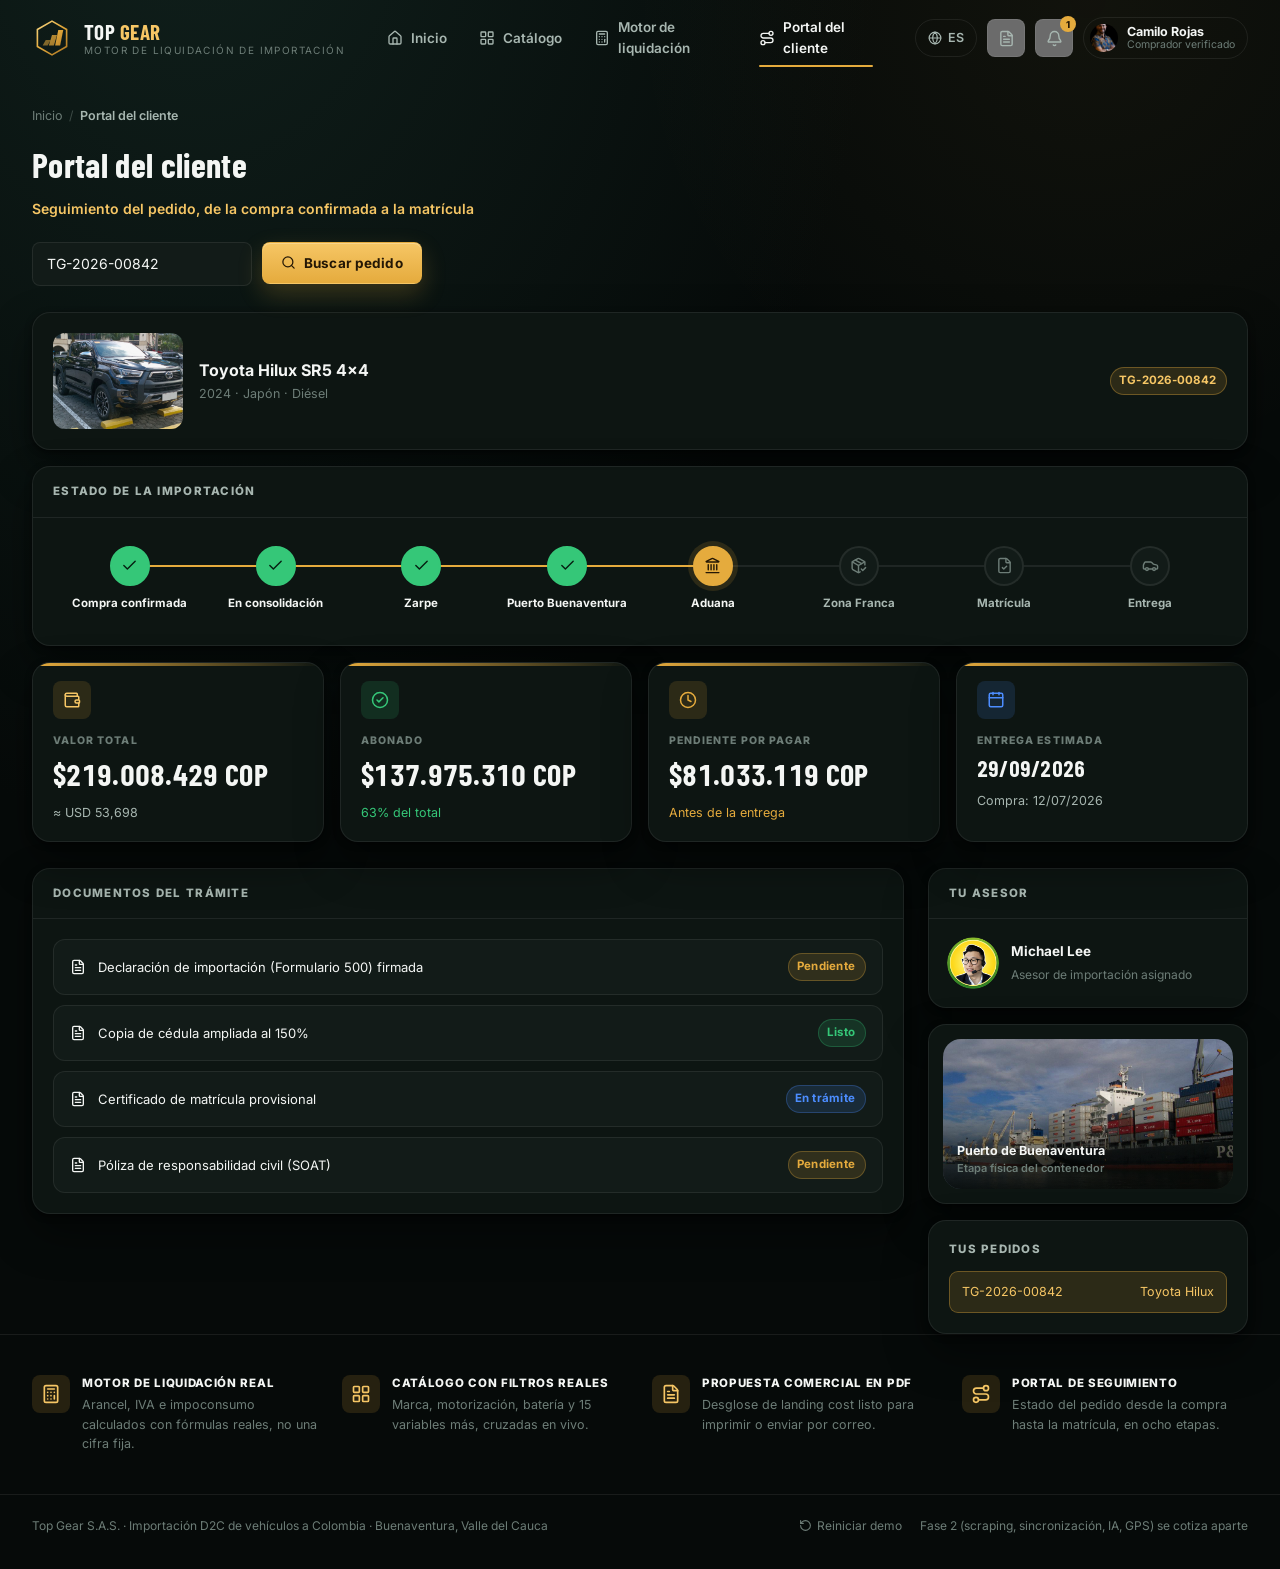
<file: portal.html>
<!doctype html>
<html lang="es">
<head>
<meta charset="utf-8">
<meta name="viewport" content="width=device-width, initial-scale=1">
<title>Portal del cliente — Top Gear</title>
<link rel="stylesheet" href="css/styles.css">
<style>
.lookuprow { display:flex; gap:10px; margin-bottom:26px; flex-wrap:wrap; }
.lookuprow input { width:220px; }
.tracker { display:flex; overflow-x:auto; padding: 8px 4px 14px; gap:0; }
.tstep { flex:1; min-width:118px; display:flex; flex-direction:column; align-items:center; text-align:center; position:relative; padding:0 6px; }
.tstep::before {
  content:""; position:absolute; top:19px; left:-50%; width:100%; height:2px; background:var(--border); z-index:0;
}
.tstep:first-child::before { display:none; }
.tstep.done::before, .tstep.current::before { background: var(--accent); }
.tstep .circle {
  width:40px;height:40px;border-radius:50%; background:var(--surface-2); border:2px solid var(--border);
  display:flex;align-items:center;justify-content:center; z-index:1; color:var(--text-muted); margin-bottom:10px;
}
.tstep.done .circle { background: var(--ok); border-color: var(--ok); color:#062012; }
.tstep.current .circle { background: var(--accent); border-color: var(--accent); color: var(--accent-ink); box-shadow: 0 0 0 5px var(--accent-soft); }
.tstep b { font-size:11.5px; font-weight:700; color:var(--text-secondary); line-height:1.3; }
.tstep.done b, .tstep.current b { color: var(--text-primary); }
.portlayout { display:grid; grid-template-columns: 1fr 320px; gap:24px; align-items:flex-start; margin-top:26px; }
@media (max-width: 980px) { .portlayout { grid-template-columns:1fr; } }
.vehsummary { display:flex; gap:16px; padding:20px; align-items:center; }
.vehsummary img { width:130px;height:96px;border-radius:12px;object-fit:cover; }
.doclist2 { display:flex; flex-direction:column; gap:10px; }
.docrow2 { display:flex; align-items:center; gap:12px; padding:13px 16px; background:var(--surface-2); border:1px solid var(--border); border-radius:var(--r-md); }
.docrow2 span.nm { flex:1; font-size:13px; }
.advisorcard { display:flex; gap:12px; align-items:center; padding:18px; }
.advisorcard img { width:52px;height:52px;border-radius:50%;object-fit:cover; }
.portcard { position:relative; border-radius:var(--r-lg); overflow:hidden; height:150px; background-size:cover; background-position:center; }
.portcard .scrim { position:absolute; inset:0; background:linear-gradient(0deg,rgba(3,7,6,.88),transparent 60%); }
.portcard .label { position:absolute; left:14px; bottom:12px; font-size:12.5px; font-weight:700; }
.portcard .label small { display:block; font-weight:600; color:var(--text-muted); font-size:11px; }
.orderswitch { display:flex; flex-direction:column; gap:8px; }
.orderswitch a { padding:10px 12px; border-radius:9px; border:1px solid var(--border); font-size:12.5px; display:flex; justify-content:space-between; }
.orderswitch a.active { border-color:var(--accent-border); background:var(--accent-soft); color:var(--accent-strong); }
</style>
</head>
<body>
<div class="tg-page">
  <div id="topnav-root"></div>

  <div class="shell">
    <div class="pagehead">
      <div class="breadcrumb"><a href="index.html">Inicio</a><span class="sep">/</span><span class="here">Portal del cliente</span></div>
      <h1>Portal del cliente</h1>
      <div class="pagehead__sub">Seguimiento del pedido, de la compra confirmada a la matrícula</div>
    </div>

    <div class="lookuprow">
      <input class="input" id="lookupNumero" placeholder="Número de pedido, ej. TG-2026-00842">
      <button class="btn btn-primary" id="btnBuscar"><span class="icon-slot" data-lucide="search" data-size="15"></span>Buscar pedido</button>
    </div>

    <div id="notFoundLayout" class="portlayout hidden">
      <div id="notFound" class="card empty-state">
        <span class="icon-slot" data-lucide="triangle-alert" data-size="24"></span>
        <h4>No encontramos ese número de pedido</h4>
        <p>Revisá el número o elegí uno de tus pedidos recientes en el panel derecho.</p>
      </div>
      <aside>
        <div class="card panel-body" id="ordersPanelAlt">
          <div class="panel-title" style="padding:0 0 12px;border:none;"><h3>Tus pedidos</h3></div>
          <div class="orderswitch" id="ordersListAlt"></div>
        </div>
      </aside>
    </div>

    <div id="orderView" class="hidden">
      <div class="card">
        <div class="vehsummary">
          <img id="oVehImg" src="" alt="">
          <div style="flex:1;">
            <div class="flex justify-between items-center" style="flex-wrap:wrap;gap:8px;">
              <div>
                <b style="font-size:16px;" id="oVehTitle"></b>
                <div class="text-muted" style="font-size:12.5px;margin-top:2px;" id="oVehSub"></div>
              </div>
              <span class="pill pill-accent" id="oNumero"></span>
            </div>
          </div>
        </div>
      </div>

      <div class="card mt-16">
        <div class="panel-title"><h3>Estado de la importación</h3></div>
        <div class="panel-body">
          <div class="tracker" id="tracker"></div>
        </div>
      </div>

      <div class="stat-row mt-16">
        <div class="stat-tile"><div class="stat-tile__top"><div class="stat-tile__icon"><span class="icon-slot" data-lucide="wallet" data-size="18"></span></div></div><div class="stat-tile__label">Valor total</div><div class="stat-tile__value tabular" id="oTotal"></div><div class="stat-tile__ctx" id="oTotalUsd"></div></div>
        <div class="stat-tile"><div class="stat-tile__top"><div class="stat-tile__icon ok"><span class="icon-slot" data-lucide="circle-check" data-size="18"></span></div></div><div class="stat-tile__label">Abonado</div><div class="stat-tile__value tabular" id="oAbonado"></div><div class="stat-tile__ctx ok" id="oAbonadoPct"></div></div>
        <div class="stat-tile"><div class="stat-tile__top"><div class="stat-tile__icon warn"><span class="icon-slot" data-lucide="clock" data-size="18"></span></div></div><div class="stat-tile__label">Pendiente por pagar</div><div class="stat-tile__value tabular" id="oPendiente"></div><div class="stat-tile__ctx warn">Antes de la entrega</div></div>
        <div class="stat-tile"><div class="stat-tile__top"><div class="stat-tile__icon info"><span class="icon-slot" data-lucide="calendar" data-size="18"></span></div></div><div class="stat-tile__label">Entrega estimada</div><div class="stat-tile__value tabular" id="oFecha" style="font-size:22px;"></div><div class="stat-tile__ctx" id="oFechaDesde"></div></div>
      </div>

      <div class="portlayout">
        <div class="card">
          <div class="panel-title"><h3>Documentos del trámite</h3></div>
          <div class="panel-body">
            <div class="doclist2" id="oDocs"></div>
          </div>
        </div>
        <aside style="display:flex;flex-direction:column;gap:16px;">
          <div class="card">
            <div class="panel-title"><h3>Tu asesor</h3></div>
            <div class="advisorcard">
              <img id="oAsesorImg" src="" alt="">
              <div><b style="font-size:13.5px;display:block;" id="oAsesorNombre"></b><span class="text-muted" style="font-size:12px;" id="oAsesorRol"></span></div>
            </div>
          </div>
          <div class="card" style="padding:14px;">
            <div class="portcard" style="background-image:url('assets/images/misc/buenaventura.jpg');">
              <div class="scrim"></div>
              <div class="label">Puerto de Buenaventura<small>Etapa física del contenedor</small></div>
            </div>
          </div>
          <div class="card panel-body" id="ordersPanel">
            <div class="panel-title" style="padding:0 0 12px;border:none;"><h3>Tus pedidos</h3></div>
            <div class="orderswitch" id="ordersList"></div>
          </div>
        </aside>
      </div>
    </div>
  </div>

  <div id="footer-root"></div>
</div>

<script src="js/icons-data.js"></script>
<script src="js/icons.js"></script>
<script src="js/logo.js"></script>
<script src="js/data.js"></script>
<script src="js/engine.js"></script>
<script src="js/store.js"></script>
<script src="js/partials.js"></script>
<script src="js/toast.js"></script>
<script src="js/portal.js"></script>
</body>
</html>
</file>
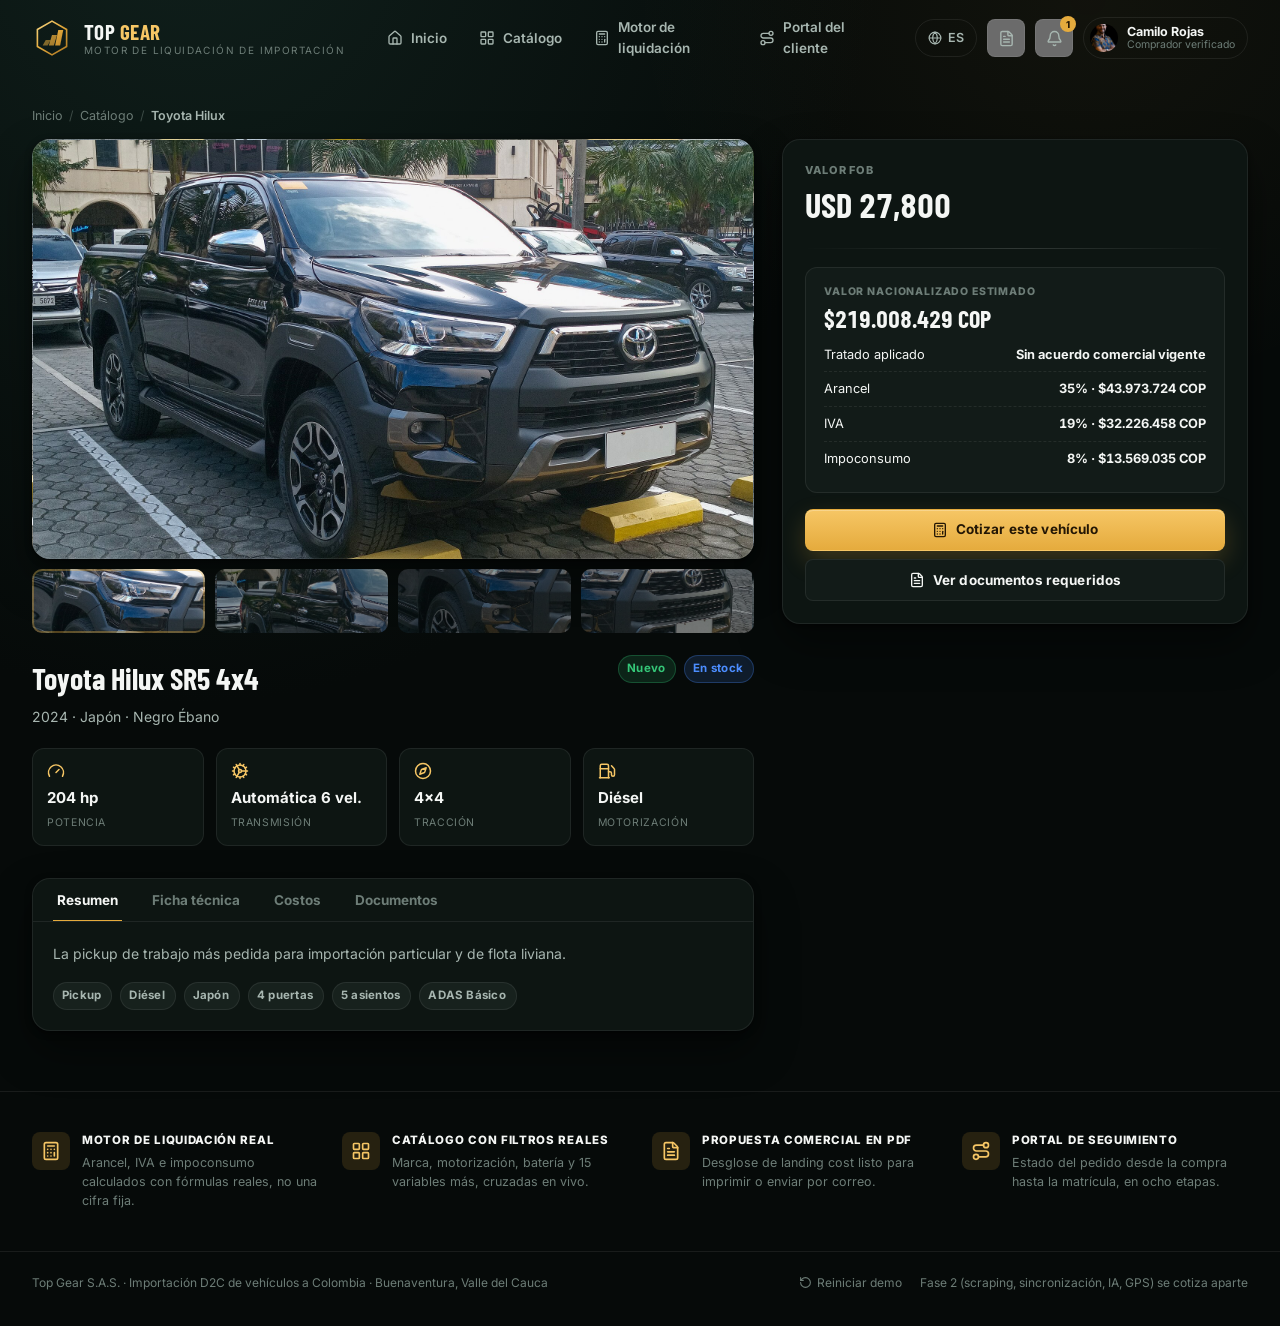
<file: vehiculo.html>
<!doctype html>
<html lang="es">
<head>
<meta charset="utf-8">
<meta name="viewport" content="width=device-width, initial-scale=1">
<title>Ficha del vehículo — Top Gear</title>
<link rel="stylesheet" href="css/styles.css">
<style>
.detlayout { display:grid; grid-template-columns: 1.55fr 1fr; gap: 28px; padding-bottom: 60px; align-items:flex-start; }
@media (max-width: 980px) { .detlayout { grid-template-columns: 1fr; } }
.gallery__main { height: 420px; border-radius: var(--r-lg); overflow:hidden; background-size:cover; border:1px solid var(--border); box-shadow: var(--shadow-soft); transition: background-position .35s ease; }
.gallery__thumbs { display:grid; grid-template-columns:repeat(4,1fr); gap:10px; margin-top:10px; }
.gallery__thumbs button { width:100%; min-width:0; height:64px; border-radius:10px; border:2px solid transparent; background-size:220% auto; cursor:pointer; overflow:hidden; opacity:.6; transition: all .18s ease; padding:0; }
.gallery__thumbs button.active, .gallery__thumbs button:hover { opacity:1; border-color: var(--accent-border); }
.dtitle { display:flex; align-items:flex-start; justify-content:space-between; gap:16px; margin-top:22px; flex-wrap:wrap; }
.dtitle h1 { font-family: var(--font-display); font-size:30px; font-weight:700; }
.dtitle .sub { color:var(--text-secondary); font-size:14px; margin-top:4px; }
.specrow { display:grid; grid-template-columns:repeat(4,1fr); gap:12px; margin-top:20px; }
@media (max-width: 700px) { .specrow { grid-template-columns:repeat(2,1fr); } }
.specrow .mini { background:var(--surface); border:1px solid var(--border); border-radius:var(--r-md); padding:13px 14px; }
.specrow .mini .icon-slot { color:var(--accent-strong); margin-bottom:6px; }
.specrow .mini b { display:block; font-size:15px; font-weight:700; }
.specrow .mini span { font-size:10.5px; text-transform:uppercase; letter-spacing:.06em; color:var(--text-muted); }
.spectable td { font-size:13.5px; }
.spectable td:first-child { color:var(--text-muted); width:46%; }
.spectable td:last-child { font-weight:700; text-align:right; }
.doclist { display:flex; flex-direction:column; gap:10px; }
.docrow { display:flex; align-items:center; gap:14px; padding:14px 16px; background:var(--surface-2); border:1px solid var(--border); border-radius:var(--r-md); }
.docrow .icon-slot { width:36px;height:36px;border-radius:9px;background:var(--accent-soft);color:var(--accent-strong);display:flex;align-items:center;justify-content:center;flex-shrink:0; }
.docrow b { font-size:13.5px; display:block; }
.docrow p { font-size:12px; color:var(--text-muted); margin-top:2px; }
.docrow .pill { margin-left:auto; flex-shrink:0; }
.sidebar-card { position: sticky; top: 92px; }
.priceblock { padding: 22px; }
.priceblock .fob { font-family: var(--font-display); font-size:34px; font-weight:700; }
.priceblock .fob small { font-family: var(--font-ui); font-size:13px; color:var(--text-muted); font-weight:600; }
.estbox { background:var(--surface-2); border:1px solid var(--border); border-radius:var(--r-md); padding:16px 18px; margin-top:18px; }
.estbox .val { font-family: var(--font-display); font-size:24px; font-weight:700; }
.costrow { display:flex; justify-content:space-between; font-size:12.8px; padding:7px 0; border-bottom:1px dashed var(--border); }
.costrow:last-child { border-bottom:none; }
.costrow b { font-variant-numeric: tabular-nums; }
</style>
</head>
<body>
<div class="tg-page">
  <div id="topnav-root"></div>

  <div class="shell">
    <div class="pagehead" style="padding-bottom:0;">
      <div class="breadcrumb"><a href="index.html">Inicio</a><span class="sep">/</span><a href="catalogo.html">Catálogo</a><span class="sep">/</span><span class="here" id="crumbName">Vehículo</span></div>
    </div>

    <div class="detlayout">
      <div>
        <div class="gallery__main" id="galleryMain"></div>
        <div class="gallery__thumbs" id="galleryThumbs"></div>

        <div class="dtitle">
          <div>
            <h1 id="titleName"></h1>
            <div class="sub" id="titleSub"></div>
          </div>
          <div class="flex gap-8" id="titleBadges"></div>
        </div>

        <div class="specrow" id="specRow"></div>

        <div class="card mt-32">
          <div class="tabbar" style="padding:0 20px;">
            <button class="active" data-tab="resumen">Resumen</button>
            <button data-tab="ficha">Ficha técnica</button>
            <button data-tab="costos">Costos</button>
            <button data-tab="documentos">Documentos</button>
          </div>
          <div class="panel-body">
            <div class="tabpanel active" id="tab-resumen">
              <p id="resumenTexto" style="font-size:14px;color:var(--text-secondary);line-height:1.7;"></p>
              <div class="mt-16" id="resumenChips" style="display:flex;flex-wrap:wrap;gap:8px;"></div>
            </div>
            <div class="tabpanel" id="tab-ficha">
              <div class="table-wrap">
                <table class="tg-table spectable"><tbody id="fichaBody"></tbody></table>
              </div>
            </div>
            <div class="tabpanel" id="tab-costos">
              <p style="font-size:13px;color:var(--text-secondary);margin-bottom:16px;">El mismo motor de liquidación de la calculadora, ya cargado con los datos de esta unidad. Ajustá la TRM o cuántos vehículos comparten el contenedor para ver el total cambiar en vivo.</p>
              <div class="specrow" style="grid-template-columns:1fr 1fr 1fr;">
                <div class="field">
                  <label>TRM (COP por USD)</label>
                  <input class="input tabular" id="dTrm" type="number" step="0.5">
                </div>
                <div class="field">
                  <label>Vehículos en el contenedor</label>
                  <input class="input" id="dCompartidos" type="number" min="1">
                </div>
                <div class="field">
                  <label>Flete del contenedor</label>
                  <div class="input-prefix-wrap"><span class="input-prefix">USD</span><input class="input tabular" id="dFlete" type="number" style="padding-left:48px;"></div>
                </div>
              </div>
              <div class="grad-divider mt-16 mb-16"></div>
              <div id="dBreakdown"></div>
            </div>
            <div class="tabpanel" id="tab-documentos">
              <div class="doclist" id="docList"></div>
            </div>
          </div>
        </div>
      </div>

      <aside>
        <div class="card sidebar-card">
          <div class="priceblock">
            <div class="text-muted" style="font-size:11px;font-weight:800;letter-spacing:.08em;text-transform:uppercase;">Valor FOB</div>
            <div class="fob tabular" id="sideFob"></div>
            <div class="grad-divider mt-16 mb-16"></div>
            <div class="estbox">
              <div class="text-muted" style="font-size:10.5px;font-weight:800;letter-spacing:.08em;text-transform:uppercase;">Valor nacionalizado estimado</div>
              <div class="val tabular" id="sideTotal"></div>
              <div class="costrow"><span>Tratado aplicado</span><b id="sideTratado"></b></div>
              <div class="costrow"><span>Arancel</span><b id="sideArancel"></b></div>
              <div class="costrow"><span>IVA</span><b id="sideIva"></b></div>
              <div class="costrow"><span>Impoconsumo</span><b id="sideImpo"></b></div>
            </div>
            <a class="btn btn-primary btn-block mt-16" id="btnCotizar"><span class="icon-slot" data-lucide="calculator" data-size="16"></span>Cotizar este vehículo</a>
            <button class="btn btn-ghost btn-block mt-8" id="btnVerDocs"><span class="icon-slot" data-lucide="file-text" data-size="16"></span>Ver documentos requeridos</button>
          </div>
        </div>
      </aside>
    </div>
  </div>

  <div id="footer-root"></div>
</div>

<script src="js/icons-data.js"></script>
<script src="js/icons.js"></script>
<script src="js/logo.js"></script>
<script src="js/data.js"></script>
<script src="js/engine.js"></script>
<script src="js/store.js"></script>
<script src="js/partials.js"></script>
<script src="js/toast.js"></script>
<script src="js/vehiculo.js"></script>
</body>
</html>
</file>
<file: css/styles.css>
/* =========================================================================
   TOP GEAR — sistema de diseño compartido
   Plataforma D2C de importación de vehículos a Colombia.
   Paleta: fondo casi negro con matiz verde-azulado, un único acento
   dorado/ámbar para acción primaria + navegación activa + el número que
   importa + el logo. Verde y azul quedan reservados para estado semántico.
   ========================================================================= */

@import url('https://fonts.googleapis.com/css2?family=Inter:wght@400;500;600;700;800&family=Barlow+Condensed:wght@600;700&display=swap');

:root {
  /* ---- superficie ---- */
  --bg: #060a09;
  --bg-deep: #030706;
  --bg-panel-gradient: radial-gradient(120% 140% at 15% -10%, #10201c 0%, #060a09 45%), linear-gradient(180deg, #0b1016 0%, #030706 100%);
  --surface: #0d1512;
  --surface-2: #121b18;
  --surface-3: #17211d;
  --border: rgba(233, 238, 235, 0.08);
  --border-strong: rgba(233, 238, 235, 0.16);

  /* ---- texto ---- */
  --text-primary: #f4f6f4;
  --text-secondary: #a7b6b0;
  --text-muted: #6d7d77;

  /* ---- acento único: dorado / ámbar ---- */
  --accent: #e5ab3d;
  --accent-strong: #f6c665;
  --accent-soft: rgba(229, 171, 61, 0.14);
  --accent-border: rgba(229, 171, 61, 0.35);
  --accent-ink: #241705;

  /* ---- estado semántico (nunca decorativo) ---- */
  --ok: #35c778;
  --ok-soft: rgba(53, 199, 120, 0.14);
  --info: #4c8dff;
  --info-soft: rgba(76, 141, 255, 0.14);
  --warn: #e5ab3d;
  --warn-soft: rgba(229, 171, 61, 0.14);
  --danger: #e5555c;
  --danger-soft: rgba(229, 85, 92, 0.14);

  /* ---- radios y sombras ---- */
  --r-sm: 8px;
  --r-md: 12px;
  --r-lg: 18px;
  --r-xl: 26px;
  --shadow-ambient: 0 20px 44px rgba(0, 0, 0, 0.42);
  --shadow-contact: 0 2px 6px rgba(0, 0, 0, 0.5);
  --shadow-soft: var(--shadow-contact), var(--shadow-ambient);

  --font-ui: 'Inter', system-ui, -apple-system, 'Segoe UI', sans-serif;
  --font-display: 'Barlow Condensed', 'Inter', sans-serif;
}

/* ============================= RESET ==================================== */
* { box-sizing: border-box; }
html { color-scheme: dark; }
body {
  margin: 0;
  background: var(--bg);
  color: var(--text-primary);
  font-family: var(--font-ui);
  font-size: 15px;
  line-height: 1.55;
  -webkit-font-smoothing: antialiased;
}
img { max-width: 100%; display: block; }
a { color: inherit; text-decoration: none; }
button, input, select, textarea { font-family: inherit; color: inherit; }
ul { list-style: none; margin: 0; padding: 0; }
h1, h2, h3, h4, p { margin: 0; }
.tabular { font-variant-numeric: tabular-nums; }

::selection { background: var(--accent-soft); color: var(--accent-strong); }

::-webkit-scrollbar { width: 10px; height: 10px; }
::-webkit-scrollbar-track { background: transparent; }
::-webkit-scrollbar-thumb { background: var(--surface-3); border-radius: 8px; }
::-webkit-scrollbar-thumb:hover { background: var(--border-strong); }

/* ============================= LAYOUT ==================================== */
.tg-page {
  min-height: 100vh;
  background:
    radial-gradient(60% 50% at 85% 0%, rgba(229, 171, 61, 0.05), transparent 60%),
    var(--bg-panel-gradient);
}
.shell { max-width: 1360px; margin: 0 auto; padding: 0 32px; }
@media (max-width: 720px) { .shell { padding: 0 16px; } }

/* ============================= ICONS ===================================== */
.icon-slot { display: inline-flex; align-items: center; justify-content: center; line-height: 0; }
.lucide-icon { display: block; flex-shrink: 0; }

/* ============================= TOP NAV =================================== */
.topnav {
  position: sticky; top: 0; z-index: 40;
  background: rgba(6, 10, 9, 0.82);
  backdrop-filter: blur(14px) saturate(140%);
  border-bottom: 1px solid var(--border);
}
.topnav__row {
  display: flex; align-items: center; gap: 28px;
  height: 76px;
}
.brand { display: flex; align-items: center; gap: 12px; flex-shrink: 0; }
.brand__mark { width: 40px; height: 40px; flex-shrink: 0; }
.brand__word { display: flex; flex-direction: column; line-height: 1.05; }
.brand__word b {
  font-family: var(--font-display);
  font-weight: 700;
  font-size: 21px;
  letter-spacing: 0.02em;
  color: var(--text-primary);
}
.brand__word b em { font-style: normal; color: var(--accent-strong); }
.brand__word span {
  font-size: 10px;
  letter-spacing: 0.14em;
  text-transform: uppercase;
  color: var(--text-muted);
  margin-top: 2px;
}
.navlinks { display: flex; align-items: center; gap: 4px; flex: 1; }
.navlinks a {
  position: relative;
  display: flex; align-items: center; gap: 8px;
  padding: 10px 14px; border-radius: var(--r-sm);
  font-size: 13.5px; font-weight: 600; color: var(--text-secondary);
  transition: color .18s ease, background .18s ease;
}
.navlinks a:hover { color: var(--text-primary); background: var(--surface-2); }
.navlinks a.active { color: var(--text-primary); }
.navlinks a.active::after {
  content: ""; position: absolute; left: 14px; right: 14px; bottom: 2px; height: 2px;
  background: var(--accent); border-radius: 2px;
}
.navutil { display: flex; align-items: center; gap: 10px; flex-shrink: 0; }
.navutil__lang {
  display: flex; align-items: center; gap: 6px;
  padding: 8px 12px; border-radius: 999px; border: 1px solid var(--border);
  font-size: 12.5px; font-weight: 600; color: var(--text-secondary);
}
.navutil__badge {
  position: relative; width: 38px; height: 38px; border-radius: var(--r-sm);
  display: flex; align-items: center; justify-content: center;
  border: 1px solid var(--border); color: var(--text-secondary);
  transition: border-color .18s ease, color .18s ease;
}
.navutil__badge:hover { color: var(--text-primary); border-color: var(--border-strong); }
.navutil__badge .dot {
  position: absolute; top: -4px; right: -4px; min-width: 16px; height: 16px; padding: 0 3px;
  background: var(--accent); color: var(--accent-ink); border-radius: 999px;
  font-size: 9.5px; font-weight: 800; display: flex; align-items: center; justify-content: center;
}
.navutil__account {
  display: flex; align-items: center; gap: 9px; padding: 6px 12px 6px 6px;
  border-radius: 999px; border: 1px solid var(--border); cursor: pointer;
}
.navutil__account img { width: 28px; height: 28px; border-radius: 50%; object-fit: cover; }
.navutil__account .who { display: flex; flex-direction: column; line-height: 1.15; }
.navutil__account .who b { font-size: 12.5px; font-weight: 700; }
.navutil__account .who small { font-size: 10.5px; color: var(--text-muted); }
.navtoggle { display: none; }
.mobiledrawer { display: none; }

@media (max-width: 1220px) {
  .navlinks { display: none; }
  .navtoggle { display: flex; }
  .navutil__account .who { display: none; }
  .mobiledrawer {
    display: flex; flex-direction: column; gap: 2px; padding: 10px 16px 16px;
    border-top: 1px solid var(--border); background: rgba(6,10,9,0.98);
  }
  .mobiledrawer:not(.open) { display: none; }
  .mobiledrawer a {
    display: flex; align-items: center; gap: 10px; padding: 12px 8px; border-radius: var(--r-sm);
    font-size: 14px; font-weight: 600; color: var(--text-secondary);
  }
  .mobiledrawer a.active { color: var(--accent-strong); }
}
@media (max-width: 700px) {
  .navutil__lang { display: none; }
  .navutil__account { display: none; }
  .brand__word span { display: none; }
  .topnav__row { gap: 12px; }
  .navutil { gap: 6px; }
}

/* ============================= BUTTONS ==================================== */
.btn {
  --h: 42px;
  display: inline-flex; align-items: center; justify-content: center; gap: 8px;
  height: var(--h); padding: 0 18px; border-radius: var(--r-sm);
  font-size: 13.5px; font-weight: 700; letter-spacing: 0.01em;
  border: 1px solid transparent; cursor: pointer;
  transition: transform .15s ease, box-shadow .15s ease, filter .15s ease, background .15s ease, border-color .15s ease;
  white-space: nowrap;
}
.btn:active { transform: translateY(1px); }
.btn-primary {
  background: linear-gradient(180deg, var(--accent-strong), var(--accent));
  color: var(--accent-ink);
  box-shadow: 0 1px 0 rgba(255,255,255,0.25) inset, 0 10px 24px rgba(229,171,61,0.22);
}
.btn-primary:hover { filter: brightness(1.07); box-shadow: 0 1px 0 rgba(255,255,255,0.3) inset, 0 14px 30px rgba(229,171,61,0.32); transform: translateY(-1px); }
.btn-ghost {
  background: var(--surface-2); color: var(--text-primary); border-color: var(--border);
}
.btn-ghost:hover { border-color: var(--border-strong); background: var(--surface-3); transform: translateY(-1px); }
.btn-outline {
  background: transparent; color: var(--text-secondary); border-color: var(--border);
}
.btn-outline:hover { color: var(--text-primary); border-color: var(--border-strong); }
.btn-sm { --h: 34px; padding: 0 13px; font-size: 12.5px; }
.btn-lg { --h: 50px; padding: 0 26px; font-size: 14.5px; }
.btn-block { width: 100%; }
.btn:disabled { opacity: .45; cursor: not-allowed; transform: none !important; }
.btn-icon { width: var(--h); padding: 0; }

/* ============================= SURFACES =================================== */
.card {
  background: var(--surface);
  border: 1px solid var(--border);
  border-radius: var(--r-lg);
  box-shadow: var(--shadow-soft);
}
.card-2 { background: var(--surface-2); }
.panel-title {
  display: flex; align-items: center; justify-content: space-between; gap: 12px;
  padding: 16px 20px; border-bottom: 1px solid var(--border);
}
.panel-title h3 {
  font-size: 11.5px; font-weight: 800; letter-spacing: 0.11em; text-transform: uppercase;
  color: var(--text-secondary);
}
.panel-title a { font-size: 12px; font-weight: 700; color: var(--accent); }
.panel-body { padding: 20px; }

/* ============================= PAGE HEADER ================================ */
.pagehead { padding: 30px 0 22px; }
.breadcrumb { display: flex; align-items: center; gap: 6px; font-size: 12.5px; color: var(--text-muted); margin-bottom: 14px; }
.breadcrumb a { color: var(--text-muted); transition: color .15s ease; }
.breadcrumb a:hover { color: var(--text-secondary); }
.breadcrumb .sep { color: var(--text-muted); opacity: .5; }
.breadcrumb .here { color: var(--text-secondary); font-weight: 600; }
.pagehead__row { display: flex; align-items: flex-end; justify-content: space-between; gap: 20px; flex-wrap: wrap; }
.pagehead h1 { font-family: var(--font-display); font-size: 34px; font-weight: 700; letter-spacing: 0.01em; }
.pagehead__sub { margin-top: 6px; font-size: 14px; color: var(--accent-strong); font-weight: 600; }
.pagehead__actions { display: flex; gap: 10px; }

/* ============================= STAT TILES ================================= */
.stat-row { display: grid; grid-template-columns: repeat(4, 1fr); gap: 16px; }
@media (max-width: 980px) { .stat-row { grid-template-columns: repeat(2, 1fr); } }
@media (max-width: 560px) { .stat-row { grid-template-columns: 1fr; } }
.stat-tile {
  background: var(--surface); border: 1px solid var(--border); border-radius: var(--r-lg);
  padding: 18px 20px; box-shadow: var(--shadow-soft); position: relative; overflow: hidden;
}
.stat-tile::before {
  content: ""; position: absolute; inset: 0 0 auto 0; height: 3px;
  background: linear-gradient(90deg, var(--accent), transparent);
}
.stat-tile__top { display: flex; align-items: center; justify-content: space-between; margin-bottom: 14px; }
.stat-tile__icon {
  width: 38px; height: 38px; border-radius: var(--r-sm);
  display: flex; align-items: center; justify-content: center;
  background: var(--accent-soft); color: var(--accent-strong);
}
.stat-tile__icon.ok { background: var(--ok-soft); color: var(--ok); }
.stat-tile__icon.info { background: var(--info-soft); color: var(--info); }
.stat-tile__icon.warn { background: var(--warn-soft); color: var(--warn); }
.stat-tile__label { font-size: 10.5px; font-weight: 800; letter-spacing: 0.1em; text-transform: uppercase; color: var(--text-muted); }
.stat-tile__value { font-family: var(--font-display); font-size: 30px; font-weight: 700; letter-spacing: 0.01em; margin-top: 2px; }
.stat-tile__ctx { margin-top: 6px; font-size: 12.5px; color: var(--text-secondary); }
.stat-tile__ctx.ok { color: var(--ok); }
.stat-tile__ctx.warn { color: var(--warn); }
.stat-tile__ctx.danger { color: var(--danger); }

/* ============================= BADGES / PILLS ============================= */
.pill {
  display: inline-flex; align-items: center; gap: 6px; padding: 4px 10px 4px 8px;
  border-radius: 999px; font-size: 11.5px; font-weight: 700; letter-spacing: 0.02em;
  border: 1px solid transparent;
}
.pill svg { width: 13px; height: 13px; }
.pill-ok { background: var(--ok-soft); color: var(--ok); border-color: rgba(53,199,120,0.28); }
.pill-info { background: var(--info-soft); color: var(--info); border-color: rgba(76,141,255,0.28); }
.pill-warn { background: var(--warn-soft); color: var(--warn); border-color: rgba(229,171,61,0.3); }
.pill-danger { background: var(--danger-soft); color: var(--danger); border-color: rgba(229,85,92,0.28); }
.pill-neutral { background: var(--surface-3); color: var(--text-secondary); border-color: var(--border); }
.pill-accent { background: var(--accent-soft); color: var(--accent-strong); border-color: var(--accent-border); }

/* ============================= FORMS ======================================= */
.field { display: flex; flex-direction: column; gap: 7px; }
.field label {
  font-size: 11px; font-weight: 800; letter-spacing: 0.08em; text-transform: uppercase; color: var(--text-muted);
  display: flex; align-items: center; justify-content: space-between;
}
.field label .hint { text-transform: none; letter-spacing: 0; font-weight: 600; color: var(--text-muted); font-size: 11.5px; }
.input, .select, textarea.input {
  width: 100%; height: 44px; padding: 0 14px; border-radius: var(--r-sm);
  background: var(--surface-2); border: 1px solid var(--border); color: var(--text-primary);
  font-size: 14px; transition: border-color .15s ease, background .15s ease;
}
.input:focus, .select:focus, textarea.input:focus { outline: none; border-color: var(--accent-border); background: var(--surface-3); }
textarea.input { height: auto; padding: 12px 14px; resize: vertical; min-height: 90px; }
.select { appearance: none; background-image: none; padding-right: 36px; position: relative; }
.select-wrap { position: relative; }
.select-wrap .icon-slot { position: absolute; right: 12px; top: 50%; transform: translateY(-50%); color: var(--text-muted); pointer-events: none; }
.input-suffix-wrap { position: relative; }
.input-suffix-wrap .input { padding-right: 52px; }
.input-suffix { position: absolute; right: 12px; top: 50%; transform: translateY(-50%); font-size: 12px; font-weight: 700; color: var(--text-muted); }
.input-prefix-wrap { position: relative; }
.input-prefix-wrap .input { padding-left: 40px; }
.input-prefix { position: absolute; left: 13px; top: 50%; transform: translateY(-50%); font-size: 13px; font-weight: 700; color: var(--text-muted); }

.checkbox-row { display: flex; align-items: center; gap: 9px; font-size: 13px; color: var(--text-secondary); cursor: pointer; }
.checkbox-row input { width: 17px; height: 17px; accent-color: var(--accent); }

.range-row { display: flex; flex-direction: column; gap: 8px; }
input[type="range"] {
  -webkit-appearance: none; appearance: none; width: 100%; height: 5px; border-radius: 4px;
  background: var(--surface-3); outline: none; margin: 6px 0;
}
input[type="range"]::-webkit-slider-thumb {
  -webkit-appearance: none; width: 17px; height: 17px; border-radius: 50%;
  background: var(--accent-strong); border: 3px solid var(--bg); box-shadow: 0 0 0 1px var(--accent-border);
  cursor: pointer;
}
input[type="range"]::-moz-range-thumb {
  width: 17px; height: 17px; border-radius: 50%; border: 3px solid var(--bg);
  background: var(--accent-strong); box-shadow: 0 0 0 1px var(--accent-border); cursor: pointer;
}
input[type="range"]::-moz-range-track { background: var(--surface-3); height: 5px; border-radius: 4px; }
.toggle-group { display: flex; gap: 6px; flex-wrap: wrap; }
.toggle-chip {
  padding: 8px 13px; border-radius: 999px; border: 1px solid var(--border); background: var(--surface-2);
  font-size: 12.5px; font-weight: 700; color: var(--text-secondary); cursor: pointer;
  transition: all .15s ease;
}
.toggle-chip:hover { border-color: var(--border-strong); color: var(--text-primary); }
.toggle-chip.active { background: var(--accent-soft); border-color: var(--accent-border); color: var(--accent-strong); }

/* ============================= TABLES ======================================= */
.table-wrap { overflow-x: auto; }
table.tg-table { width: 100%; border-collapse: collapse; font-size: 13.5px; }
table.tg-table th {
  text-align: left; padding: 11px 14px; font-size: 10.5px; font-weight: 800;
  letter-spacing: 0.08em; text-transform: uppercase; color: var(--text-muted);
  border-bottom: 1px solid var(--border); white-space: nowrap;
}
table.tg-table td { padding: 13px 14px; border-bottom: 1px solid var(--border); vertical-align: middle; }
table.tg-table tr:last-child td { border-bottom: none; }
table.tg-table tr:hover td { background: rgba(255,255,255,0.015); }
.num-cell { text-align: right; font-variant-numeric: tabular-nums; }
.pos { color: var(--ok); }
.neg { color: var(--danger); }

/* ============================= TABS ========================================= */
.tabbar { display: flex; gap: 4px; border-bottom: 1px solid var(--border); overflow-x: auto; max-width: 100%; }
.tabbar button {
  background: none; border: none; padding: 13px 4px; margin-right: 22px; flex-shrink: 0;
  font-size: 13.5px; font-weight: 700; color: var(--text-muted); cursor: pointer;
  position: relative; transition: color .15s ease; white-space: nowrap;
}
.tabbar button:hover { color: var(--text-secondary); }
.tabbar button.active { color: var(--text-primary); }
.tabbar button.active::after {
  content: ""; position: absolute; left: 0; right: 0; bottom: -1px; height: 2px; background: var(--accent);
}
.tabpanel { display: none; animation: fadeSlideIn .28s ease; }
.tabpanel.active { display: block; }

@keyframes fadeSlideIn { from { opacity: 0; transform: translateY(6px); } to { opacity: 1; transform: translateY(0); } }
@keyframes fadeIn { from { opacity: 0; } to { opacity: 1; } }
@keyframes popIn { from { opacity: 0; transform: scale(.97) translateY(6px); } to { opacity: 1; transform: scale(1) translateY(0); } }
@keyframes shimmer { 0% { background-position: -300px 0; } 100% { background-position: 300px 0; } }

/* ============================= TOASTS ======================================= */
.toast-stack { position: fixed; right: 22px; bottom: 22px; z-index: 200; display: flex; flex-direction: column; gap: 10px; }
.toast {
  display: flex; align-items: center; gap: 10px; padding: 13px 16px; border-radius: var(--r-md);
  background: var(--surface-3); border: 1px solid var(--border-strong); box-shadow: var(--shadow-soft);
  font-size: 13px; font-weight: 600; min-width: 260px; animation: popIn .25s ease;
}
.toast .icon-slot.ok { color: var(--ok); }
.toast .icon-slot.info { color: var(--info); }
.toast .icon-slot.warn { color: var(--warn); }

/* ============================= EMPTY STATE ================================== */
.empty-state { display: flex; flex-direction: column; align-items: center; text-align: center; padding: 56px 24px; gap: 12px; }
.empty-state .icon-slot { width: 52px; height: 52px; border-radius: 50%; background: var(--surface-2); color: var(--text-muted); }
.empty-state h4 { font-size: 15px; font-weight: 700; }
.empty-state p { font-size: 13px; color: var(--text-muted); max-width: 340px; }

/* ============================= SKELETONS ===================================== */
.skel {
  background: linear-gradient(90deg, var(--surface-2) 25%, var(--surface-3) 37%, var(--surface-2) 63%);
  background-size: 400px 100%; animation: shimmer 1.4s ease infinite; border-radius: var(--r-sm);
}

/* ============================= FOOTER ======================================== */
.capstrip { border-top: 1px solid var(--border); padding: 40px 0; }
.capstrip__grid { display: grid; grid-template-columns: repeat(4, 1fr); gap: 24px; }
@media (max-width: 860px) { .capstrip__grid { grid-template-columns: repeat(2, 1fr); } }
.capstrip__item { display: flex; gap: 12px; }
.capstrip__item .icon-slot {
  width: 38px; height: 38px; border-radius: var(--r-sm); flex-shrink: 0;
  background: var(--accent-soft); color: var(--accent-strong); display: flex; align-items: center; justify-content: center;
}
.capstrip__item b { display: block; font-size: 11.5px; font-weight: 800; letter-spacing: 0.06em; text-transform: uppercase; margin-bottom: 3px; }
.capstrip__item p { font-size: 12.5px; color: var(--text-muted); }

.sitefoot { border-top: 1px solid var(--border); padding: 22px 0 34px; }
.sitefoot__row { display: flex; justify-content: space-between; align-items: center; gap: 16px; flex-wrap: wrap; font-size: 12px; color: var(--text-muted); }
.sitefoot__links { display: flex; gap: 18px; }
.sitefoot__links a:hover { color: var(--text-secondary); }

/* ============================= UTILITIES ===================================== */
.mt-8 { margin-top: 8px; } .mt-12 { margin-top: 12px; } .mt-16 { margin-top: 16px; } .mt-24 { margin-top: 24px; } .mt-32 { margin-top: 32px; }
.mb-8 { margin-bottom: 8px; } .mb-12 { margin-bottom: 12px; } .mb-16 { margin-bottom: 16px; }
.flex { display: flex; } .flex-col { flex-direction: column; } .items-center { align-items: center; } .justify-between { justify-content: space-between; }
.gap-8 { gap: 8px; } .gap-12 { gap: 12px; } .gap-16 { gap: 16px; }
.text-muted { color: var(--text-muted); } .text-secondary { color: var(--text-secondary); } .text-accent { color: var(--accent-strong); }
.text-ok { color: var(--ok); } .text-danger { color: var(--danger); }
.hidden { display: none !important; }
.section { padding: 64px 0; }
.section-sm { padding: 40px 0; }
.section-title { font-family: var(--font-display); font-size: 30px; font-weight: 700; letter-spacing: .01em; }
.section-kicker { font-size: 11.5px; font-weight: 800; letter-spacing: .14em; text-transform: uppercase; color: var(--accent-strong); margin-bottom: 10px; }
.section-lead { color: var(--text-secondary); font-size: 15px; max-width: 620px; margin-top: 10px; }
.grad-divider { height: 1px; background: linear-gradient(90deg, transparent, var(--border-strong), transparent); }

.avatar { border-radius: 50%; object-fit: cover; display: block; }
.link-accent { color: var(--accent); font-weight: 700; }
.link-accent:hover { color: var(--accent-strong); }

.hover-lift { transition: transform .2s ease, box-shadow .2s ease, border-color .2s ease; }
.hover-lift:hover { transform: translateY(-3px); box-shadow: var(--shadow-contact), 0 26px 50px rgba(0,0,0,.5); border-color: var(--border-strong); }

.entrance { animation: fadeSlideIn .4s ease both; }
.entrance-pop { animation: popIn .35s ease both; }

/* Entrada escalonada para grillas de tarjetas: cada tarjeta aparece un poco
   después de la anterior en vez de saltar todas de golpe. */
.featgrid .vcard:nth-child(1), .resultsgrid .vcard:nth-child(1), .testigrid .testicard:nth-child(1) { animation-delay: .02s; }
.featgrid .vcard:nth-child(2), .resultsgrid .vcard:nth-child(2), .testigrid .testicard:nth-child(2) { animation-delay: .07s; }
.featgrid .vcard:nth-child(3), .resultsgrid .vcard:nth-child(3), .testigrid .testicard:nth-child(3) { animation-delay: .12s; }
.featgrid .vcard:nth-child(4), .resultsgrid .vcard:nth-child(4) { animation-delay: .17s; }
.featgrid .vcard:nth-child(5), .resultsgrid .vcard:nth-child(5) { animation-delay: .22s; }
.featgrid .vcard:nth-child(6), .resultsgrid .vcard:nth-child(6) { animation-delay: .27s; }
.resultsgrid .vcard:nth-child(7) { animation-delay: .32s; }
.resultsgrid .vcard:nth-child(8) { animation-delay: .37s; }
.resultsgrid .vcard:nth-child(9) { animation-delay: .42s; }

/* Grid items default to min-width:auto, which lets a long word or a tight
   nested grid force the item wider than its track and blow out the layout
   into horizontal scroll. min-width:0 lets them shrink and wrap instead. */
.detlayout > *, .calclayout > *, .checklayout > *, .portlayout > *, .catlayout > *,
.specrow > *, .stat-row > *, .featgrid > *, .resultsgrid > *, .testigrid > *,
.howrow > *, .capstrip__grid > *, .formgrid > *, .enginewrap > * {
  min-width: 0;
}
</file>
